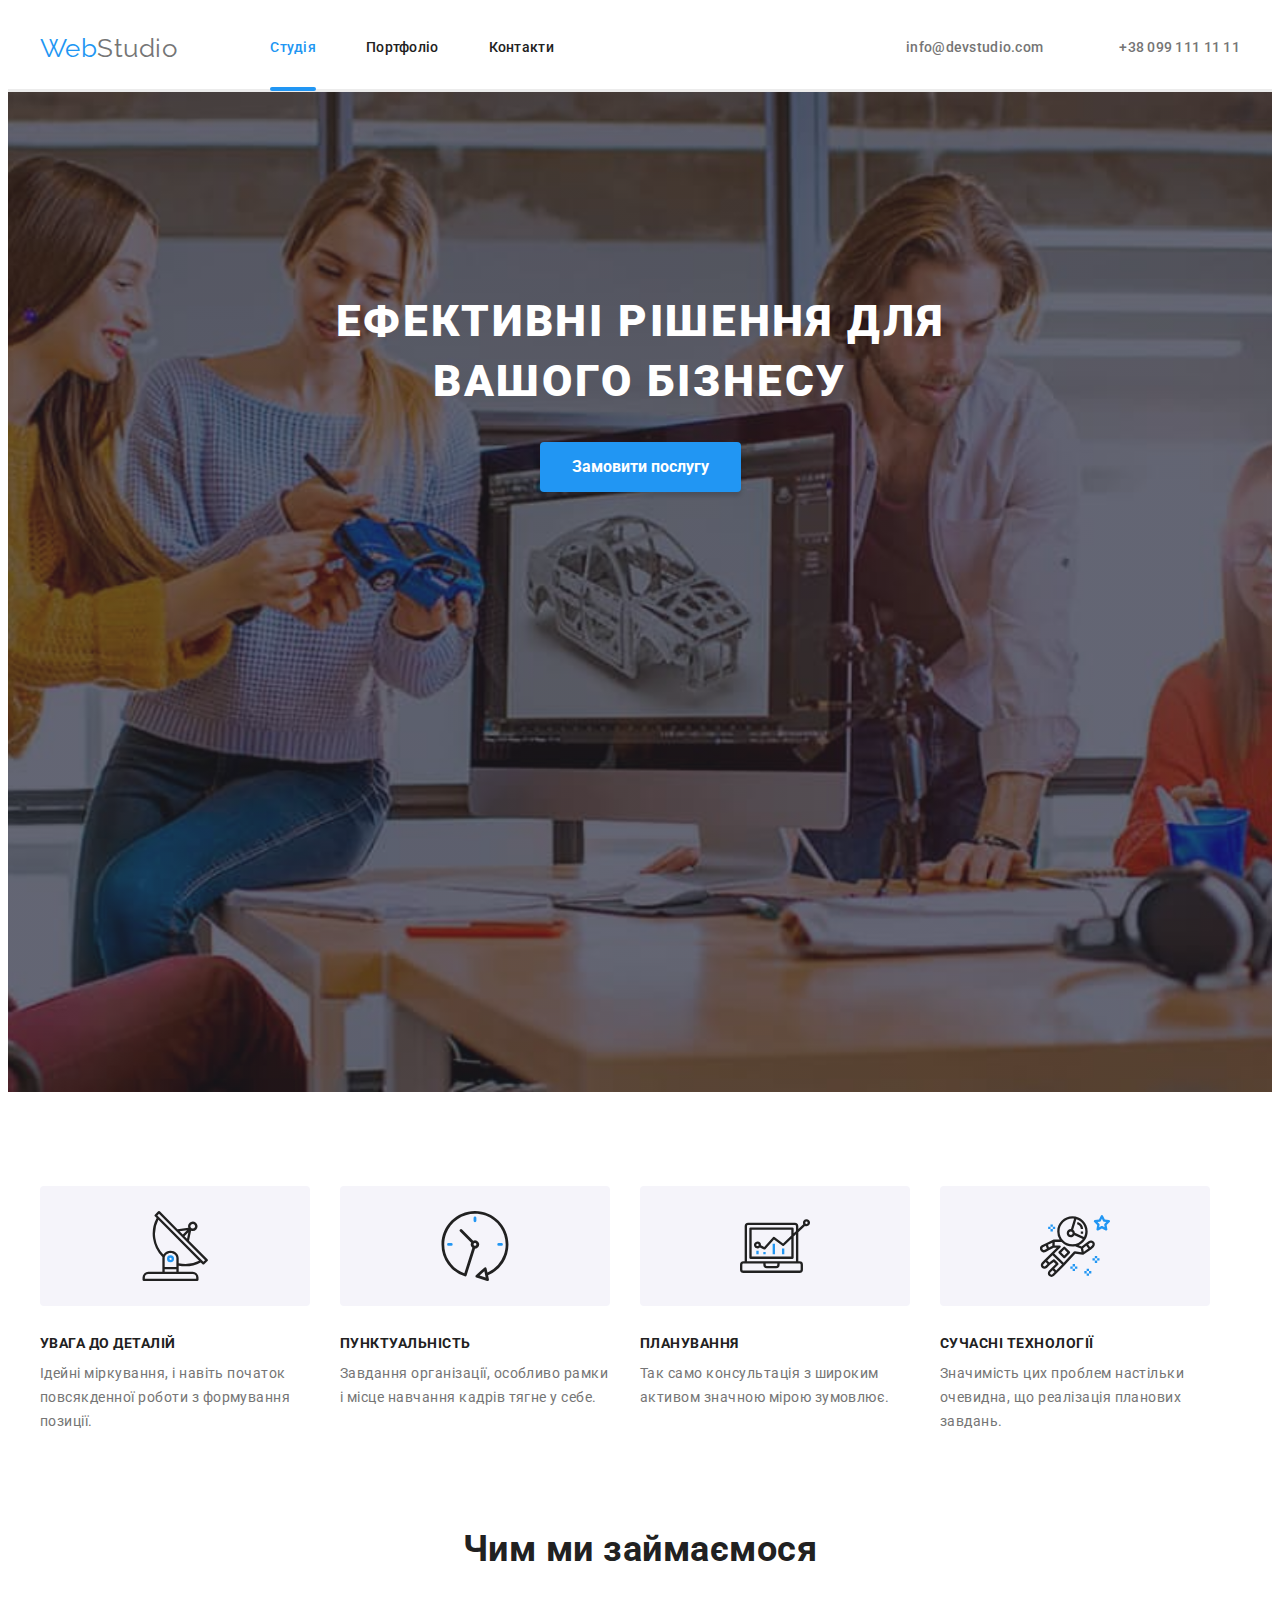
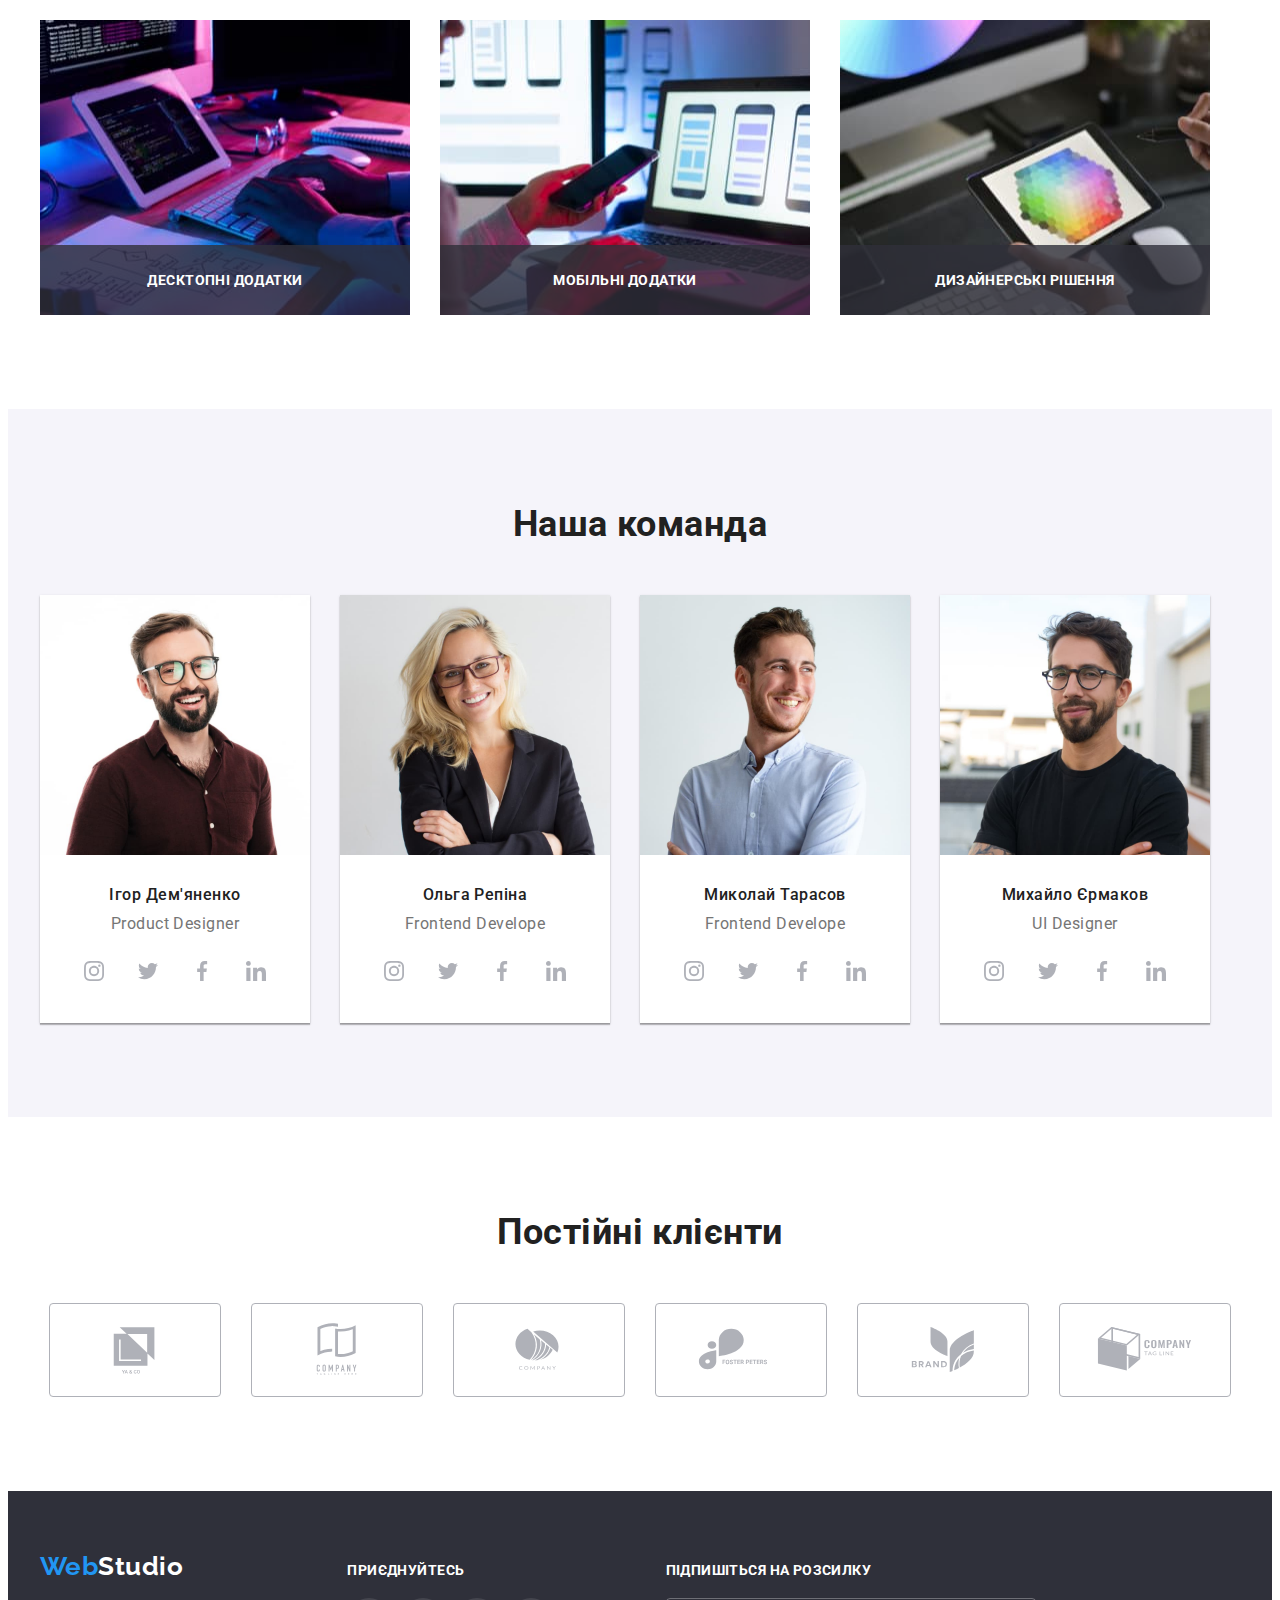
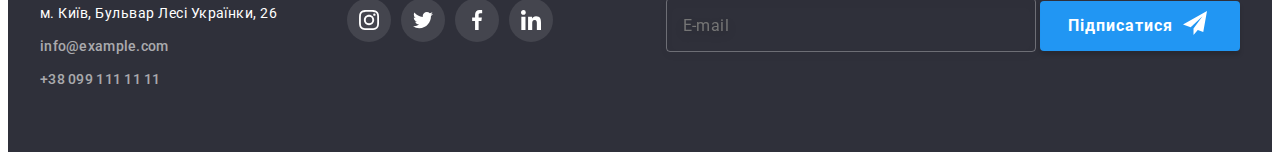
<file: index.html>
<!DOCTYPE html>
<html lang="uk">
  <head>
    <meta charset="UTF-8" />
    <meta http-equiv="X-UA-Compatible" content="IE=edge" />
    <meta name="viewport" content="width=device-width, initial-scale=1.0" />
    <title>Веб Студія</title>
    <link rel="preconnect" href="https://fonts.googleapis.com" />
    <link rel="preconnect" href="https://fonts.gstatic.com" crossorigin />
    <link
      href="https://fonts.googleapis.com/css2?family=Montserrat:ital@0;1&family=Raleway:wght@700&family=Roboto:wght@400;500;700;900&display=swap"
      rel="stylesheet"
    />
    <link
      rel="stylesheet"
      href="https://cdnjs.cloudflare.com/ajax/libs/modern-normalize/1.1.0/modern-normalize.min.css"
      integrity="sha512-wpPYUAdjBVSE4KJnH1VR1HeZfpl1ub8YT/NKx4PuQ5NmX2tKuGu6U/JRp5y+Y8XG2tV+wKQpNHVUX03MfMFn9Q=="
      crossorigin="anonymous"
      referrerpolicy="no-referrer"
    />
    <link rel="stylesheet" href="./css/styles.css" />
  </head>

  <body>
    <!--Header section-->
    <header class="header">
      <div class="container header-container">
        <a class="logo" href="" lang="en"><span class="logo-word">Web</span>Studio</a>
        <nav class="header-nav">
          <ul class="site-nav list">
            <li class="header-item">
              <a class="link current" href="./index.html">Студія</a>
            </li>
            <li class="header-item">
              <a class="link" href="./portfolio.html">Портфоліо</a>
            </li>
            <li class="header-item">
              <a class="link" href="#contacts">Контакти</a>
            </li>
          </ul>
        </nav>

        <ul class="contacts list header-container">
          <li class="header-mail">
            <a
              class="contacts-link link"
              href="mailto:info@devstudio.com"
              target="_blank"
              rel="noopener noreferrer"
            >
              <svg class="mail-icon" width="16" height="12">
                <use href="./images/icons.svg#icon-mail"></use>
              </svg>
              info@devstudio.com</a
            >
          </li>
          <li class="header-phone">
            <a
              class="contacts-link link"
              href="phone:+380991111111"
              target="_blank"
              rel="noopener noreferrer"
              ><svg class="pfone-icon" width="16" height="12">
                <use href="./images/icons.svg#icon-smartphone"></use>
              </svg>
              +38 099 111 11 11</a
            >
          </li>
        </ul>
      </div>
    </header>
    <!--Main section-->
    <main>
      <!--Hero section-->
      <section class="hero">
        <div class="hero-container">
          <h1 class="hero-title">ефективні рішення для вашого бізнесу</h1>
          <button class="hero-button" type="button" data-modal-open>Замовити послугу</button>
        </div>
      </section>

      <!--Features section-->
      <section class="features" id="studio">
        <div class="container featere-contr">
          <h2 class="visually-hidden">Студія</h2>

          <ul class="features-list list">
            <li class="features-item item-antenna">
              <div class="icon-image">
                <svg class="features-icon" width="70" height="70">
                  <use href="./images/icons.svg#icon-antena"></use>
                </svg>
              </div>
              <h3 class="features-title">Увага до деталій</h3>
              <p class="features-discription">
                Ідейні міркування, і навіть початок повсякденної роботи з формування позиції.
              </p>
            </li>

            <li class="features-item item-watch">
              <div class="icon-image">
                <svg class="features-icon" width="70" height="70">
                  <use href="./images/icons.svg#icon-clock"></use>
                </svg>
              </div>
              <h3 class="features-title">Пунктуальність</h3>
              <p class="features-discription">
                Завдання організації, особливо рамки і місце навчання кадрів тягне у себе.
              </p>
            </li>

            <li class="features-item item-schedule">
              <div class="icon-image">
                <svg class="features-icon" width="70" height="70">
                  <use href="./images/icons.svg#icon-diagram"></use>
                </svg>
              </div>
              <h3 class="features-title">Планування</h3>
              <p class="features-discription">
                Так само консультація з широким активом значною мірою зумовлює.
              </p>
            </li>

            <li class="features-item item-astronaut">
              <div class="icon-image">
                <svg class="features-icon" width="70" height="70">
                  <use href="./images/icons.svg#icon-astronaut"></use>
                </svg>
              </div>
              <h3 class="features-title">Сучасні технології</h3>
              <p class="features-discription">
                Значимість цих проблем настільки очевидна, що реалізація планових завдань.
              </p>
            </li>
          </ul>
        </div>
      </section>

      <!--About section-->
      <!--no-padding-->
      <section class="section about" id="portfolio">
        <div class="container">
          <h2 class="section-title centered">Чим ми займаємося</h2>
          <ul class="about-list list">
            <li class="about-item">
              <img src="./images/about/img1.jpg" alt="Разработка" width="370" height="295" />
              <p class="about-name">Десктопні додатки</p>
            </li>
            <li class="about-item">
              <img
                src="./images/about/img2.jpg"
                alt="Приложения в телефоне"
                width="370"
                height="295"
              />
              <p class="about-name">Мобільні додатки</p>
            </li>
            <li class="about-item">
              <img src="./images/about/img3.jpg" alt="Планшет" width="370" height="295" />
              <p class="about-name">Дизайнерські рішення</p>
            </li>
          </ul>
        </div>
      </section>

      <!--Team section-->
      <section class="team-section section">
        <div class="container">
          <h2 class="section-title">Наша команда</h2>
          <ul class="team-list list">
            <li class="teaam-item">
              <img
                src="./images/team/card1.jpg"
                alt="Игорь"
                class="team-img"
                width="270"
                height="260"
              />
              <div class="description">
                <h3 class="subtitle">Ігор Дем'яненко</h3>
                <p class="team-position" lang="en">Product Designer</p>

                <ul class="socials link">
                  <li class="sotial-item">
                    <a
                      class="socials-link"
                      href=""
                      target="_blank"
                      rel="noopener noreferrer"
                      aria-label="instagram"
                    >
                      <svg class="sociai-icon" width="20" height="20">
                        <use href="./images/icons.svg#icon-instagram"></use>
                      </svg>
                    </a>
                  </li>

                  <li class="sotial-item">
                    <a
                      class="socials-link"
                      href=""
                      target="_blank"
                      rel="noopener noreferrer"
                      aria-label="twitter"
                    >
                      <svg class="sociai-icon" width="20" height="20">
                        <use href="./images/icons.svg#icon-twitter"></use>
                      </svg>
                    </a>
                  </li>

                  <li class="sotial-item">
                    <a
                      class="socials-link"
                      href=""
                      target="_blank"
                      rel="noopener noreferrer"
                      aria-label="facebook"
                    >
                      <svg class="sociai-icon" width="20" height="20">
                        <use href="./images/icons.svg#icon-facebook"></use>
                      </svg>
                    </a>
                  </li>

                  <li class="sotial-item">
                    <a
                      class="socials-link"
                      href=""
                      target="_blank"
                      rel="noopener noreferrer"
                      aria-label="linkedin"
                    >
                      <svg class="sociai-icon" width="20" height="20">
                        <use href="./images/icons.svg#icon-linkedin"></use>
                      </svg>
                    </a>
                  </li>
                </ul>
              </div>
            </li>
            <li class="teaam-item">
              <img
                class="team-img"
                src="./images/team/card2.jpg"
                alt="Ольга"
                width="270"
                height="260"
              />
              <div class="description">
                <h3 class="subtitle">Ольга Репіна</h3>
                <p class="team-position" lang="en">Frontend Develope</p>
                <ul class="socials link">
                  <li class="sotial-item">
                    <a
                      class="socials-link"
                      href=""
                      target="_blank"
                      rel="noopener noreferrer"
                      aria-label="instagram"
                    >
                      <svg class="sociai-icon" width="20" height="20">
                        <use href="./images/icons.svg#icon-instagram"></use>
                      </svg>
                    </a>
                  </li>

                  <li class="sotial-item">
                    <a
                      class="socials-link"
                      href=""
                      target="_blank"
                      rel="noopener noreferrer"
                      aria-label="twitter"
                    >
                      <svg class="sociai-icon" width="20" height="20">
                        <use href="./images/icons.svg#icon-twitter"></use>
                      </svg>
                    </a>
                  </li>

                  <li class="sotial-item">
                    <a
                      class="socials-link"
                      href=""
                      target="_blank"
                      rel="noopener noreferrer"
                      aria-label="facebook"
                    >
                      <svg class="sociai-icon" width="20" height="20">
                        <use href="./images/icons.svg#icon-facebook"></use>
                      </svg>
                    </a>
                  </li>

                  <li class="sotial-item">
                    <a
                      class="socials-link"
                      href=""
                      target="_blank"
                      rel="noopener noreferrer"
                      aria-label="linkedin"
                    >
                      <svg class="sociai-icon" width="20" height="20">
                        <use href="./images/icons.svg#icon-linkedin"></use>
                      </svg>
                    </a>
                  </li>
                </ul>
              </div>
            </li>
            <li class="teaam-item">
              <img
                class="team-img"
                src="./images/team/card3.jpg"
                alt="Николай"
                width="270"
                height="260"
              />
              <div class="description">
                <h3 class="subtitle">Миколай Тарасов</h3>
                <p class="team-position" lang="en">Frontend Develope</p>
                <ul class="socials link">
                  <li class="sotial-item">
                    <a
                      class="socials-link"
                      href=""
                      target="_blank"
                      rel="noopener noreferrer"
                      aria-label="instagram"
                    >
                      <svg class="sociai-icon" width="20" height="20">
                        <use href="./images/icons.svg#icon-instagram"></use>
                      </svg>
                    </a>
                  </li>

                  <li class="sotial-item">
                    <a
                      class="socials-link"
                      href=""
                      target="_blank"
                      rel="noopener noreferrer"
                      aria-label="twitter"
                    >
                      <svg class="sociai-icon" width="20" height="20">
                        <use href="./images/icons.svg#icon-twitter"></use>
                      </svg>
                    </a>
                  </li>

                  <li class="sotial-item">
                    <a
                      class="socials-link"
                      href=""
                      target="_blank"
                      rel="noopener noreferrer"
                      aria-label="facebook"
                    >
                      <svg class="sociai-icon" width="20" height="20">
                        <use href="./images/icons.svg#icon-facebook"></use>
                      </svg>
                    </a>
                  </li>

                  <li class="sotial-item">
                    <a
                      class="socials-link"
                      href=""
                      target="_blank"
                      rel="noopener noreferrer"
                      aria-label="linkedin"
                    >
                      <svg class="sociai-icon" width="20" height="20">
                        <use href="./images/icons.svg#icon-linkedin"></use>
                      </svg>
                    </a>
                  </li>
                </ul>
              </div>
            </li>
            <li class="teaam-item">
              <img
                class="team-img"
                src="./images/team/card4.jpg"
                alt="Михаил"
                width="270"
                height="260"
              />
              <div class="description">
                <h3 class="subtitle">Михайло Єрмаков</h3>
                <p class="team-position" lang="en">UI Designer</p>
                <ul class="socials link">
                  <li class="sotial-item">
                    <a
                      class="socials-link"
                      href=""
                      target="_blank"
                      rel="noopener noreferrer"
                      aria-label="instagram"
                    >
                      <svg class="sociai-icon" width="20" height="20">
                        <use href="./images/icons.svg#icon-instagram"></use>
                      </svg>
                    </a>
                  </li>

                  <li class="sotial-item">
                    <a
                      class="socials-link"
                      href=""
                      target="_blank"
                      rel="noopener noreferrer"
                      aria-label="twitter"
                    >
                      <svg class="sociai-icon" width="20" height="20">
                        <use href="./images/icons.svg#icon-twitter"></use>
                      </svg>
                    </a>
                  </li>

                  <li class="sotial-item">
                    <a
                      class="socials-link"
                      href=""
                      target="_blank"
                      rel="noopener noreferrer"
                      aria-label="facebook"
                    >
                      <svg class="sociai-icon" width="20" height="20">
                        <use href="./images/icons.svg#icon-facebook"></use>
                      </svg>
                    </a>
                  </li>

                  <li class="sotial-item">
                    <a
                      class="socials-link"
                      href=""
                      target="_blank"
                      rel="noopener noreferrer"
                      aria-label="linkedin"
                    >
                      <svg class="sociai-icon" width="20" height="20">
                        <use href="./images/icons.svg#icon-linkedin"></use>
                      </svg>
                    </a>
                  </li>
                </ul>
              </div>
            </li>
          </ul>
        </div>
      </section>

      <!--Clients-->
      <section class="clients-section section">
        <div class="container">
          <h2 class="section-title">Постійні клієнти</h2>
          <ul class="clients link">
            <li class="clients-item">
              <a
                class="clients-link"
                href=""
                target="_blank"
                rel="noopener noreferrer"
                aria-label="Ya&Co"
              >
                <svg class="clients-icon" width="106" height="60">
                  <use href="./images/icons.svg#icon-logo-1"></use>
                </svg>
              </a>
            </li>
            <li class="clients-item">
              <a
                class="clients-link"
                href=""
                target="_blank"
                rel="noopener noreferrer"
                aria-label="Company"
              >
                <svg class="clients-icon" width="106" height="60">
                  <use href="./images/icons.svg#icon-logo-2"></use>
                </svg>
              </a>
            </li>
            <li class="clients-item">
              <a
                class="clients-link"
                href=""
                target="_blank"
                rel="noopener noreferrer"
                aria-label="Company"
              >
                <svg class="clients-icon" width="106" height="60">
                  <use href="./images/icons.svg#icon-logo-3"></use>
                </svg>
              </a>
            </li>
            <li class="clients-item">
              <a
                class="clients-link"
                href=""
                target="_blank"
                rel="noopener noreferrer"
                aria-label="PosterPeters"
              >
                <svg class="clients-icon" width="106" height="60">
                  <use href="./images/icons.svg#icon-logo-4"></use>
                </svg>
              </a>
            </li>
            <li class="clients-item">
              <a
                class="clients-link"
                href=""
                target="_blank"
                rel="noopener noreferrer"
                aria-label="Brand"
              >
                <svg class="clients-icon" width="106" height="60">
                  <use href="./images/icons.svg#icon-logo-5"></use>
                </svg>
              </a>
            </li>
            <li class="clients-item">
              <a
                class="clients-link"
                href=""
                target="_blank"
                rel="noopener noreferrer"
                aria-label="TagLine"
              >
                <svg class="clients-icon" width="106" height="60">
                  <use href="./images/icons.svg#icon-logo-6"></use>
                </svg>
              </a>
            </li>
          </ul>
        </div>
      </section>
    </main>

    <!--Footer sectoin-->
    <footer class="footer" id="contacts">
      <div class="container container-footer">
        <div>
          <a class="footer-logo" href="" lang="en"><span class="footer-word">Web</span>Studio</a>
          <address class="contacts-adressa">
            <ul class="fcontacts-list list">
              <li class="contacts-item">
                <a
                  class="contacts-adress"
                  href="https://goo.gl/maps/fYD2F2hj4Bph8xJn6"
                  target="_blank"
                  rel="noopener"
                  >м. Київ, Бульвар Лесі Українки, 26</a
                >
              </li>
              <li class="contacts-item">
                <a class="contacts-link" href="mailto:info@example.com">info@example.com</a>
              </li>
              <li class="contacts-item">
                <a class="contacts-link" href="phone:+380991111111">+38 099 111 11 11</a>
              </li>
            </ul>
          </address>
        </div>
        <div class="footer-social">
          <h3 class="footer-title">Приєднуйтесь</h3>
          <ul class="socials link">
            <li class="sotial-item">
              <a
                class="socials-link footer-socials"
                href=""
                target="_blank"
                rel="noopener noreferrer"
                aria-label="instagram"
              >
                <svg class="sociai-icon footer-icon" width="20" height="20">
                  <use href="./images/icons.svg#icon-instagram"></use>
                </svg>
              </a>
            </li>
            <li class="sotial-item">
              <a
                class="socials-link footer-socials"
                href=""
                target="_blank"
                rel="noopener noreferrer"
                aria-label="twitter"
              >
                <svg class="sociai-icon footer-icon" width="20" height="20">
                  <use href="./images/icons.svg#icon-twitter"></use>
                </svg>
              </a>
            </li>
            <li class="sotial-item">
              <a
                class="socials-link footer-socials"
                href=""
                target="_blank"
                rel="noopener noreferrer"
                aria-label="facebook"
              >
                <svg class="sociai-icon footer-icon" width="20" height="20">
                  <use href="./images/icons.svg#icon-facebook"></use>
                </svg>
              </a>
            </li>
            <li class="sotial-item">
              <a
                class="socials-link footer-socials"
                href=""
                target="_blank"
                rel="noopener noreferrer"
                aria-label="linkedin"
              >
                <svg class="sociai-icon footer-icon" width="20" height="20">
                  <use href="./images/icons.svg#icon-linkedin"></use>
                </svg>
              </a>
            </li>
          </ul>
        </div>

        <div class="footer-signup">
          <form class="footer-form" name="signup_form">
            <label>
              <h2 class="footer-title">Підпишіться на розсилку</h2>
              <input class="footer-input" type="email" name="email" placeholder="E-mail" />
            </label>
            <button class="footer-btn" type="submit">Підписатися
              <svg class="btn" width="24" height="24">
                <use href="./images/icons.svg#icon-icon-send"></use>
              </svg>
            </button>
          </form>
        </div>
      </div>
    </footer>

    <!--Modal window-->
    
    <div class="backdrop is-hidden" data-modal>
      <div class="modal">
        <button class="modal-btn" data-modal-close>
          <svg class="modal-btn-icon" width="11" height="11">
            <use href="./images/icons.svg#icon-close"></use>
          </svg>
        </button>

        <form class="form" name="modal-form">
          <strong class="form-title">Залиште свої дані, ми вам передзвонимо</strong>
          
          <div class="form-group"> 
          <label class="form-wrap"> 
            <span class="form-label">Ім'я </span> 
            <span class="form-text"> 
            <input class="form-input" type="text" name="username" autofocus />
            <svg class="form-icon" width="18" height="18">
            <use href="./images/icons.svg#icon-man"></use>
            </svg>
          </span>
          </label>

          <label class="form-wrap">
            <span class="form-label"> Телефон</span>
            <span class="form-text">
            <input class="form-input" type="tel" name="user-phone" />
            
            <svg class="form-icon" width="18" height="18">
              <use href="./images/icons.svg#icon-tel"></use>
            </svg>
            </span>
          </label>

          <label class="form-wrap">
            <span class="form-label">Пошта</span>
            <span class="form-text">
            <input class="form-input" type="email" name="email" />
            
            <svg class="form-icon" width="18" height="18">
              <use href="./images/icons.svg#icon-mailblack"></use>
            </svg>
            </span>
          </label>
          
          <label class="form-wrap">
            <span class="form-label">Коментар</span>
            <textarea class="form-message" name="feedback" rows="5" placeholder="Введіть текст"></textarea>
            </label>
          </div>

          <label class="form-agryment">
            <input class="register-checkbox visually-hidden" type="checkbox" name="agryment"/>
            <svg class="register-icon" width="16" height="15">
              <use class="icon-uncheck" href="./images/icons.svg#icon-checksquer"></use>
              <use class="icon-check" href="./images/icons.svg#icon-iconcheck"></use>
               </svg>
            <span class="form-agryment-text">Погоджуюся з розсилкою та приймаю
              <a class="form-agryment-link" href="">Умови договору</a>
            </span>
          </label>
          
          <button class="btn-subm" type="submit">Відправити
            </button>
        </form>
      </div>
    </div>

    <script src="./js/modal.js"></script>
  </body>
</html>
</file>
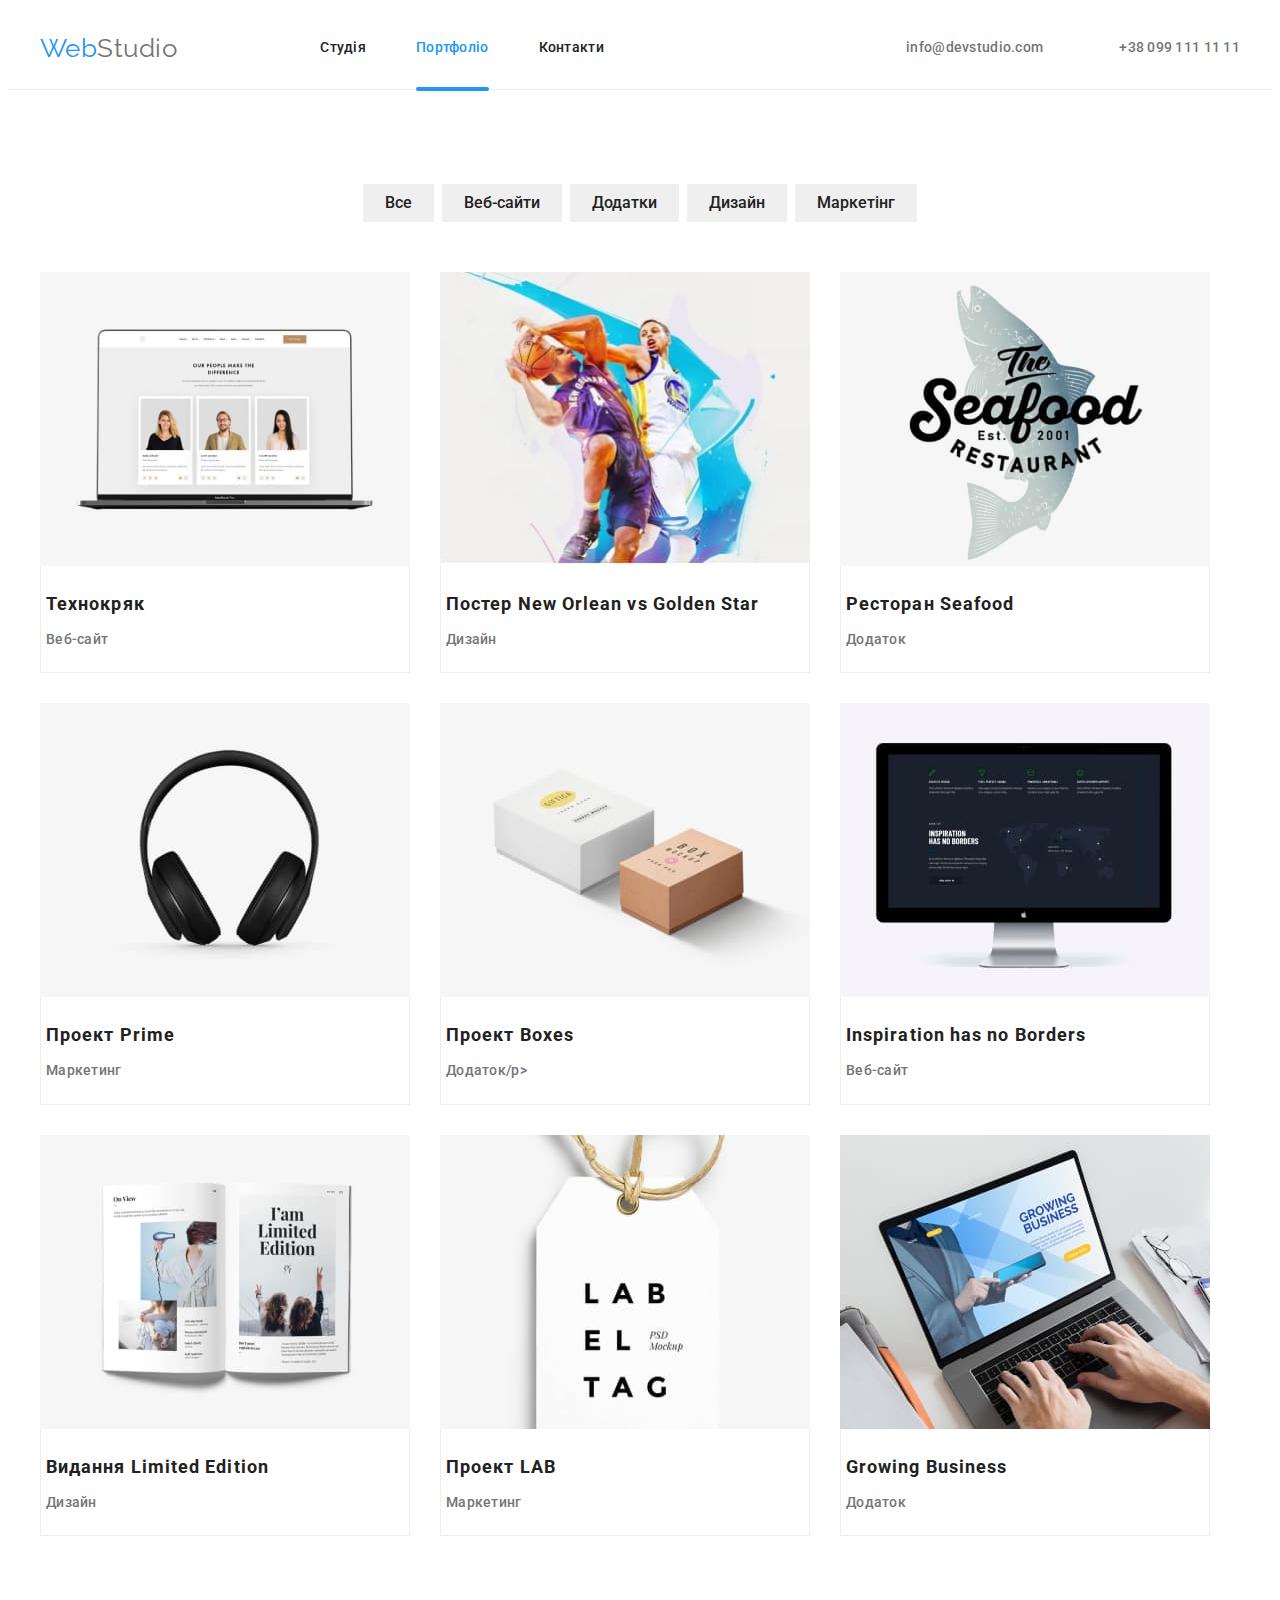
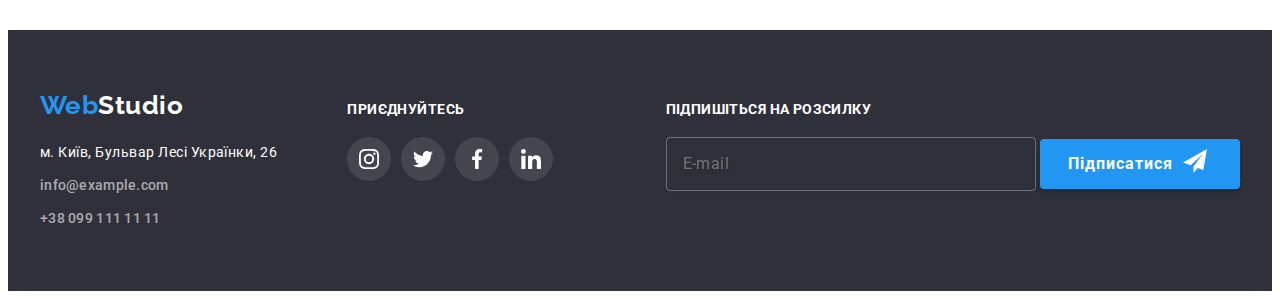
<file: portfolio.html>
<!DOCTYPE html>
<html lang="uk">

<head>
  <meta charset="UTF-8" />
  <meta http-equiv="X-UA-Compatible" content="IE=edge" />
  <meta name="viewport" content="width=device-width, initial-scale=1.0" />
  <title>Веб Студия</title>
  <link rel="preconnect" href="https://fonts.googleapis.com" />
  <link rel="preconnect" href="https://fonts.gstatic.com" crossorigin />
  <link
    href="https://fonts.googleapis.com/css2?family=Montserrat:ital@0;1&family=Raleway:wght@700&family=Roboto:wght@400;500;700;900&display=swap"
    rel="stylesheet" />
  <link rel="stylesheet" href="https://cdnjs.cloudflare.com/ajax/libs/modern-normalize/1.1.0/modern-normalize.min.css"
    integrity="sha512-wpPYUAdjBVSE4KJnH1VR1HeZfpl1ub8YT/NKx4PuQ5NmX2tKuGu6U/JRp5y+Y8XG2tV+wKQpNHVUX03MfMFn9Q=="
    crossorigin="anonymous" referrerpolicy="no-referrer" />
  <link rel="stylesheet" href="./css/styles.css" />
</head>

<body>
  <!--Header section-->
  <header class="header-port">
    <div class="container header-section">
      <a class="logo" href="" lang="en"><span class="logo-word">Web</span>Studio</a>
      <nav class="navigation header-nav">
        <ul class="site-nav list">
          <li class="header-item">
            <a class="link" href="./index.html">Студія</a>
          </li>
          <li class="header-item">
            <a class="link current" href="./portfolio.html">Портфоліо</a>
          </li>
          <li class="header-item">
            <a class="link" href="#contacts">Контакти</a>
          </li>
        </ul>
      </nav>

      <ul class="contacts list header-container">
        <li class="header-mail">
          <a class="contacts-link link" href="mailto:info@devstudio.com" target="_blank" rel="noopener noreferrer">
            <svg class="mail-icon" width="16" height="12">
              <use href="./images/icons.svg#icon-mail"></use>
            </svg>info@devstudio.com</a>
        </li>
        <li class="header-phone">
          <a class="contacts-link link" href="phone:+380991111111" target="_blank" rel="noopener noreferrer">
            <svg class="pfone-icon" width="16" height="12">
              <use href="./images/icons.svg#icon-smartphone"></use>
            </svg>
            +38 099 111 11 11</a>
        </li>
      </ul>
    </div>
  </header>
  <!--Main section-->
  <main>
    <!--Filter section-->
    <section class="portfolio">
      <div class="container">
        <h1 class="visually-hidden">Навігація</h1>
        <ul class="filter-nav">
          <li class="filter-item">
            <button class="button portfolio-btn" type="button">Все</button>
          </li>
          <li class="filter-item">
            <button class="button portfolio-btn" type="button">Веб-сайти</button>
          </li>
          <li class="filter-item">
            <button class="button portfolio-btn" type="button">Додатки</button>
          </li>
          <li class="filter-item">
            <button class="button portfolio-btn" type="button">Дизайн</button>
          </li>
          <li class="filter-item">
            <button class="button portfolio-btn" type="button">Маркетінг</button>
          </li>
        </ul>

        <!--Portfolio-->

        <h1 class="visually-hidden">Портфоліо</h1>
        <ul class="card-set portfolio-list list">
          <li class="card-set-item portfolio-item">
            <a class="link" href="">
              <div class="discription">
                <img src="./images/portfolio/img1.jpg" alt="технокряк" width="370" height="294" />
                <div class="overlay">
                  <p>
                    Ресурс пропонує комплексні пропозиції з різним рівнем функціоналу та сервісів. Все це дозволить відвідувачу отримати вичерпні відомості про компанію чи приватну особу.
                  </p>
                </div>
              </div>

              <div class="portfolio-wrapper">
                <h2 class="title">Технокряк</h2>
                <p class="text">Веб-сайт</p>
              </div>
            </a>
          </li>
          <li class="card-set-item portfolio-item">
            <a class="link" href="">
              <div class="discription">
                <img src="./images/portfolio/group1.jpg" alt="постер баскетбол" class="portfolio-img" width="370"
                  height="294" />
                <div class="overlay">
                  <p>
                    Ресурс пропонує комплексні пропозиції з різним рівнем функціоналу та сервісів. Все це дозволить відвідувачу отримати вичерпні відомості про компанію чи приватну особу.
                  </p>
                </div>
              </div>
              <div class="portfolio-wrapper">
                <h2 class="title">Постер <span lang="en">New Orlean vs Golden Star</span></h2>
                <p class="text">Дизайн</p>
              </div>
            </a>
          </li>

          <li class="card-set-item portfolio-item">
            <a class="link" href="">
              <div class="discription">
                <img src="./images/portfolio/imgrest.jpg" alt="ресторан" class="portfolio-img" width="370"
                  height="294" />
                <div class="overlay">
                  <p>
                    Ресурс пропонує комплексні пропозиції з різним рівнем функціоналу та сервісів. Все це дозволить відвідувачу отримати вичерпні відомості про компанію чи приватну особу.
                  </p>
                </div>
              </div>

              <div class="portfolio-wrapper">
                <h2 class="title">Ресторан Seafood</h2>
                <p class="text">Додаток</p>
              </div>
            </a>
          </li>

          <li class="card-set-item portfolio-item">
            <a class="link" href="">
              <div class="discription">
                <img src="./images/portfolio/imgearfhone.jpg" alt="наушники" class="portfolio-img" width="370"
                  height="294" />
                <div class="overlay">
                  <p>
                    Ресурс пропонує комплексні пропозиції з різним рівнем функціоналу та сервісів. Все це дозволить відвідувачу отримати вичерпні відомості про компанію чи приватну особу.
                  </p>
                </div>
              </div>
              <div class="portfolio-wrapper">
                <h2 class="title">Проект <span lang="en">Prime</span></h2>
                <p class="text">Маркетинг</p>
              </div>
            </a>
          </li>
          <li class="card-set-item portfolio-item">
            <a class="link" href="">
              <div class="discription">
                <img src="./images/portfolio/imgbox.jpg" alt="коробки" class="portfolio-img" width="370" height="294" />
                <div class="overlay">
                  <p>
                    Ресурс пропонує комплексні пропозиції з різним рівнем функціоналу та сервісів. Все це дозволить відвідувачу отримати вичерпні відомості про компанію чи приватну особу.
                  </p>
                </div>
              </div>
              <div class="portfolio-wrapper">
                <h2 class="title">Проект <span lang="en">Boxes</span></h2>
                <p class="text">Додаток/p>
              </div>
            </a>
          </li>
          <li class="card-set-item portfolio-item">
            <a class="link" href="">
              <div class="discription">
                <img src="./images/portfolio/imgmonitor.jpg" alt="монитор" class="portfolio-img" width="370"
                  height="294" />
                <div class="overlay">
                  <p>
                    Ресурс пропонує комплексні пропозиції з різним рівнем функціоналу та сервісів. Все це дозволить відвідувачу отримати вичерпні відомості про компанію чи приватну особу.
                  </p>
                </div>
              </div>
              <div class="portfolio-wrapper">
                <h2 class="title" lang="en">Inspiration has no Borders</h2>
                <p class="text">Веб-сайт</p>
              </div>
            </a>
          </li>
          <li class="card-set-item portfolio-item">
            <a class="link" href="">
              <div class="discription">
                <img src="./images/portfolio/imgbook.jpg" alt="книга" class="portfolio-img" width="370" height="294" />
                <div class="overlay">
                  <p>
                    Ресурс пропонує комплексні пропозиції з різним рівнем функціоналу та сервісів. Все це дозволить відвідувачу отримати вичерпні відомості про компанію чи приватну особу.
                  </p>
                </div>
              </div>
              <div class="portfolio-wrapper">
                <h2 class="title">Видання <span lang="en">Limited Edition</span></h2>
                <p class="text">Дизайн</p>
              </div>
            </a>
          </li>
          <li class="card-set-item portfolio-item">
            <a class="link" href="">
              <div class="discription">
                <img src="./images/portfolio/imglab.jpg" alt="бирка" class="portfolio-img" width="370" height="294" />
                <div class="overlay">
                  <p>
                    Ресурс пропонує комплексні пропозиції з різним рівнем функціоналу та сервісів. Все це дозволить відвідувачу отримати вичерпні відомості про компанію чи приватну особу.
                  </p>
                </div>
              </div>
              <div class="portfolio-wrapper">
                <h2 class="title">Проект <span lang="en">LAB</span></h2>
                <p class="text">Маркетинг</p>
              </div>
            </a>
          </li>
          <li class="card-set-item portfolio-item">
            <a class="link" href="">
              <div class="discription">
                <img src="./images/portfolio/imglaptop.jpg" alt="ноутбук" class="portfolio-img" width="370"
                  height="294" />
                <div class="overlay">
                  <p>
                    Ресурс пропонує комплексні пропозиції з різним рівнем функціоналу та сервісів. Все це дозволить відвідувачу отримати вичерпні відомості про компанію чи приватну особу.
                  </p>
                </div>
              </div>
              <div class="portfolio-wrapper">
                <h2 class="title" lang="en">Growing Business</h2>
                <p class="text">Додаток</p>
              </div>
            </a>
          </li>
        </ul>
      </div>
    </section>
  </main>

  <!--Footer sectoin-->
  <footer class="footer" id="contacts">
    <div class="container container-footer">
      <div>
        <a class="footer-logo" href="" lang="en"><span class="footer-word">Web</span>Studio</a>
        <address class="contacts-adressa">
          <ul class="fcontacts-list list">
            <li class="contacts-item">
              <a class="contacts-adress" href="https://goo.gl/maps/fYD2F2hj4Bph8xJn6" target="_blank" rel="noopener">
                м. Київ, Бульвар Лесі Українки, 26</a>
            </li>
            <li class="contacts-item">
              <a class="contacts-link" href="mailto:info@example.com">info@example.com</a>
            </li>
            <li class="contacts-item">
              <a class="contacts-link" href="phone:+380991111111">+38 099 111 11 11</a>
            </li>
          </ul>
        </address>
      </div>
      <div>
        <h3 class="footer-title">Приєднуйтесь</h3>
        <ul class="socials link">
          <li class="sotial-item">
            <a class="socials-link footer-socials" href="" target="_blank" rel="noopener noreferrer"
              aria-label="instagram">
              <svg class="sociai-icon footer-icon" width="20" height="20">
                <use href="./images/icons.svg#icon-instagram"></use>
              </svg>
            </a>
          </li>
          <li class="sotial-item">
            <a class="socials-link footer-socials" href="" target="_blank" rel="noopener noreferrer"
              aria-label="twitter">
              <svg class="sociai-icon footer-icon" width="20" height="20">
                <use href="./images/icons.svg#icon-twitter"></use>
              </svg>
            </a>
          </li>
          <li class="sotial-item">
            <a class="socials-link footer-socials" href="" target="_blank" rel="noopener noreferrer"
              aria-label="facebook">
              <svg class="sociai-icon footer-icon" width="20" height="20">
                <use href="./images/icons.svg#icon-facebook"></use>
              </svg>
            </a>
          </li>
          <li class="sotial-item">
            <a class="socials-link footer-socials" href="" target="_blank" rel="noopener noreferrer"
              aria-label="linkedin">
              <svg class="sociai-icon footer-icon" width="20" height="20">
                <use href="./images/icons.svg#icon-linkedin"></use>
              </svg>
            </a>
          </li>
        </ul>
      </div>
      <div class="footer-signup">
        <form class="footer-form" name="signup_form">
          <label>
            <h2 class="footer-title">Підпишіться на розсилку</h2>
            <input class="footer-input" type="email" name="email" placeholder="E-mail" />
          </label>
          <button class="footer-btn" type="submit">Підписатися
            <svg class="btn" width="24" height="24">
              <use href="./images/icons.svg#icon-icon-send"></use>
            </svg>
          </button>
        </form>
      </div>
    </div>
  </footer>
</body>

</html>
</file>
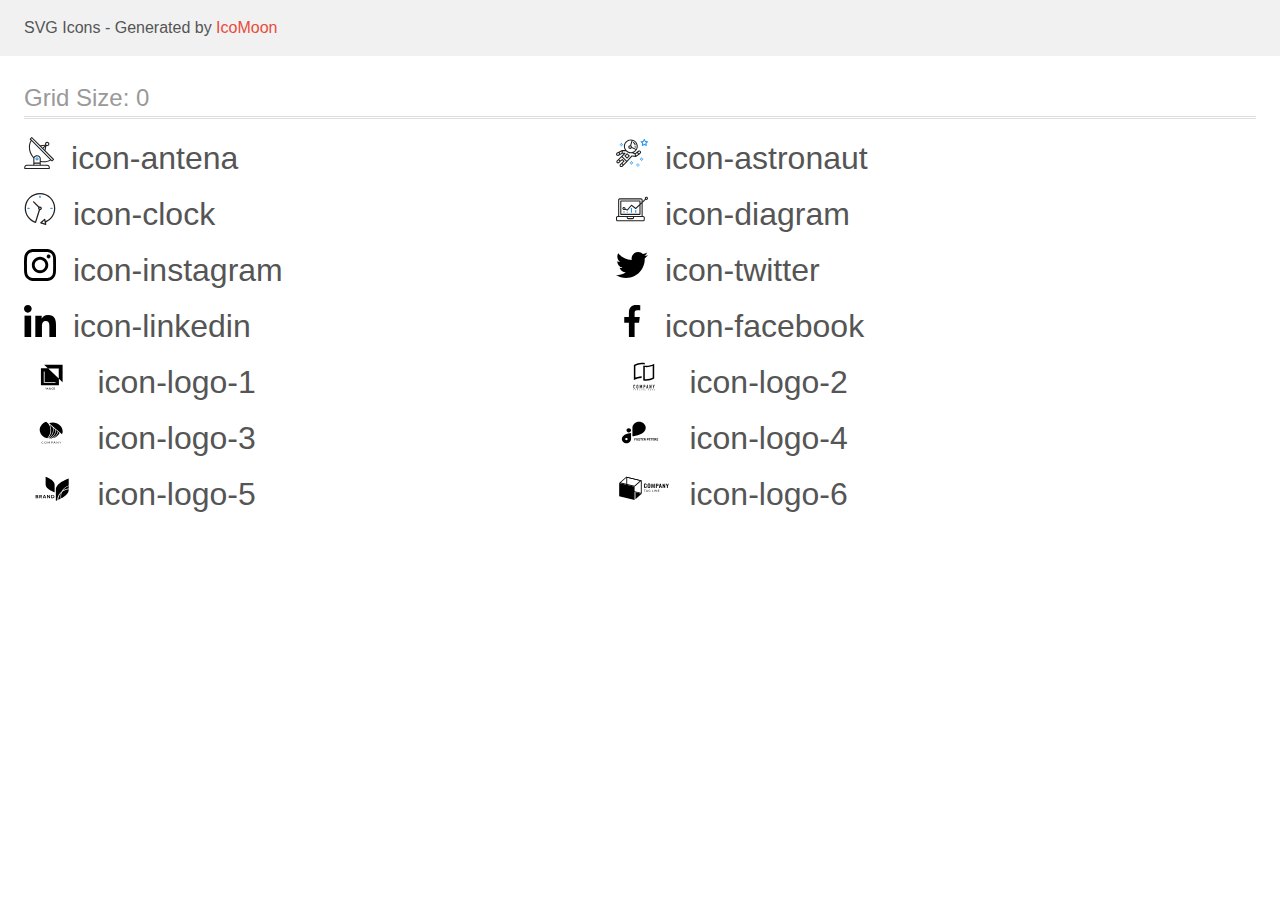
<file: images/icons/demo.html>
<!doctype html>
<html>
<head>
    <title>IcoMoon - SVG Icons</title>
    <meta charset="utf-8">
    <meta name="viewport" content="width=device-width, initial-scale=1">
    <link rel="stylesheet" href="demo-files/demo.css">
    <link rel="stylesheet" href="style.css">
</head>
<body>
<svg aria-hidden="true" style="position: absolute; width: 0; height: 0; overflow: hidden;" version="1.1" xmlns="http://www.w3.org/2000/svg" xmlns:xlink="http://www.w3.org/1999/xlink">
<defs>
<symbol id="icon-antena" viewBox="0 0 30 32">
<path fill="#212121" style="fill: var(--color1, #212121)" d="M29.859 22.098l-8.443-8.505 0.937-4.615c0.242 0.094 0.499 0.144 0.758 0.146h0.006c1.192 0.014 2.17-0.941 2.184-2.133s-0.941-2.17-2.133-2.184c-1.192-0.014-2.17 0.941-2.184 2.133-0.003 0.255 0.039 0.509 0.125 0.749l-4.96 0.605-8.091-8.133c-0.099-0.101-0.235-0.159-0.377-0.16-0.14 0.001-0.274 0.056-0.373 0.155l-1.513 1.504c-0.208 0.208-0.208 0.546 0 0.754l0.814 0.826c-3.153 5.798-2.129 12.978 2.519 17.663 0.043 0.041 0.092 0.074 0.146 0.098-0.034 0.18-0.051 0.364-0.052 0.547v6.187h-6.4c-1.472 0.002-2.665 1.195-2.667 2.667v1.067c0 0.295 0.239 0.533 0.533 0.533h24.533c0.295 0 0.533-0.239 0.533-0.533v-1.067c-0.002-1.472-1.195-2.665-2.667-2.667h-6.4v-2.742c1.003 0.21 2.024 0.317 3.049 0.32 2.458-0.003 4.877-0.615 7.040-1.783l0.818 0.823c0.099 0.101 0.235 0.159 0.377 0.16 0.14-0.001 0.274-0.056 0.373-0.155l1.513-1.504c0.208-0.208 0.208-0.546 0-0.754zM22.366 6.233c0.418-0.415 1.093-0.414 1.508 0.004s0.414 1.093-0.004 1.508c-0.2 0.199-0.47 0.31-0.752 0.31h-0.003c-0.589-0.003-1.064-0.483-1.061-1.072 0.002-0.282 0.115-0.552 0.314-0.751h-0.002zM21.11 9.738l-0.598 2.946-1.175-1.182 1.774-1.763zM20.504 8.836l-1.92 1.909-1.485-1.493 3.405-0.415zM23.090 28.8c0.884 0 1.6 0.716 1.6 1.6v0.533h-23.467v-0.533c0-0.884 0.716-1.6 1.6-1.6h20.267zM15.623 26.667v1.067h-5.333v-1.067h5.333zM10.29 25.6v-4.053c0-1.294 1.196-2.347 2.667-2.347s2.667 1.053 2.667 2.347v4.053h-5.333zM16.69 23.904v-2.357c0-1.882-1.675-3.413-3.733-3.413-1.331-0.020-2.576 0.657-3.281 1.786-4.058-4.274-4.971-10.645-2.279-15.887l18.602 18.708c-2.872 1.461-6.165 1.873-9.309 1.163zM27.979 23.22l-21.057-21.181 0.755-0.752 7.935 7.98c0.004 0 0.006 0.007 0.010 0.010l13.115 13.191-0.757 0.752z"></path>
<path fill="#2196f3" style="fill: var(--color2, #2196f3)" d="M12.961 20.267h-0.005c-0.884-0.001-1.601 0.714-1.602 1.598s0.714 1.601 1.598 1.602h0.005c0.884 0.001 1.601-0.714 1.602-1.598s-0.714-1.601-1.598-1.602zM13.335 22.245c-0.1 0.1-0.236 0.156-0.378 0.155-0.295-0.002-0.532-0.242-0.531-0.536 0.001-0.141 0.057-0.276 0.157-0.375s0.233-0.154 0.373-0.155c0.295 0.002 0.532 0.241 0.53 0.536-0.001 0.141-0.057 0.276-0.157 0.375h0.005z"></path>
</symbol>
<symbol id="icon-astronaut" viewBox="0 0 32 32">
<path fill="#2196f3" style="fill: var(--color2, #2196f3)" d="M31.974 4.524c-0.063-0.193-0.229-0.333-0.43-0.363l-1.91-0.278-0.855-1.731c-0.179-0.365-0.777-0.365-0.956 0l-0.855 1.731-1.91 0.278c-0.201 0.029-0.367 0.17-0.431 0.363-0.062 0.193-0.011 0.405 0.135 0.547l1.383 1.348-0.326 1.903c-0.034 0.2 0.048 0.402 0.212 0.522 0.166 0.121 0.382 0.135 0.562 0.040l1.709-0.899 1.709 0.899c0.078 0.041 0.164 0.061 0.249 0.061 0.11 0 0.221-0.034 0.314-0.102 0.164-0.119 0.246-0.322 0.212-0.522l-0.326-1.903 1.383-1.348c0.145-0.142 0.197-0.354 0.135-0.547zM29.511 5.851c-0.125 0.122-0.183 0.299-0.153 0.472l0.191 1.114-1-0.526c-0.078-0.041-0.163-0.061-0.249-0.061s-0.17 0.020-0.249 0.061l-1.001 0.526 0.191-1.114c0.030-0.173-0.028-0.349-0.153-0.472l-0.81-0.789 1.119-0.163c0.174-0.025 0.324-0.134 0.402-0.292l0.5-1.013 0.5 1.013c0.078 0.157 0.228 0.267 0.402 0.292l1.119 0.163-0.809 0.789z"></path>
<path fill="#2196f3" style="fill: var(--color2, #2196f3)" d="M26.134 20.522h-1.067v1.067h1.067v-1.067z"></path>
<path fill="#2196f3" style="fill: var(--color2, #2196f3)" d="M26.134 22.656h-1.067v1.067h1.067v-1.067z"></path>
<path fill="#2196f3" style="fill: var(--color2, #2196f3)" d="M27.2 21.589h-1.067v1.067h1.067v-1.067z"></path>
<path fill="#2196f3" style="fill: var(--color2, #2196f3)" d="M25.067 21.589h-1.067v1.067h1.067v-1.067z"></path>
<path fill="#2196f3" style="fill: var(--color2, #2196f3)" d="M22.4 26.389h-1.067v1.067h1.067v-1.067z"></path>
<path fill="#2196f3" style="fill: var(--color2, #2196f3)" d="M22.4 28.522h-1.067v1.067h1.067v-1.067z"></path>
<path fill="#2196f3" style="fill: var(--color2, #2196f3)" d="M23.467 27.456h-1.067v1.067h1.067v-1.067z"></path>
<path fill="#2196f3" style="fill: var(--color2, #2196f3)" d="M21.333 27.456h-1.067v1.067h1.067v-1.067z"></path>
<path fill="#2196f3" style="fill: var(--color2, #2196f3)" d="M16 24.256h-1.067v1.067h1.067v-1.067z"></path>
<path fill="#2196f3" style="fill: var(--color2, #2196f3)" d="M16 26.389h-1.067v1.067h1.067v-1.067z"></path>
<path fill="#2196f3" style="fill: var(--color2, #2196f3)" d="M17.067 25.322h-1.067v1.067h1.067v-1.067z"></path>
<path fill="#2196f3" style="fill: var(--color2, #2196f3)" d="M14.933 25.322h-1.067v1.067h1.067v-1.067z"></path>
<path fill="#2196f3" style="fill: var(--color2, #2196f3)" d="M5.867 6.122h-1.067v1.067h1.067v-1.067z"></path>
<path fill="#2196f3" style="fill: var(--color2, #2196f3)" d="M5.867 8.255h-1.067v1.067h1.067v-1.067z"></path>
<path fill="#2196f3" style="fill: var(--color2, #2196f3)" d="M6.933 7.189h-1.067v1.067h1.067v-1.067z"></path>
<path fill="#2196f3" style="fill: var(--color2, #2196f3)" d="M4.8 7.189h-1.067v1.067h1.067v-1.067z"></path>
<path fill="#212121" style="fill: var(--color1, #212121)" d="M24.715 14.159c-0.287-0.388-0.709-0.637-1.188-0.705-0.481-0.068-0.956 0.058-1.34 0.352l-1.252 0.96-1.898 1.417-1.358-0.541c2.421-1.086 4.114-3.508 4.114-6.32 0-3.823-3.123-6.933-6.961-6.933s-6.961 3.11-6.961 6.933c0 1.386 0.414 2.674 1.12 3.758l-2.764-0.024c-0.002 0-0.003 0-0.005 0-0.009 0-0.015 0.004-0.023 0.005-0.053 0.002-0.105 0.013-0.155 0.031-0.013 0.005-0.026 0.008-0.038 0.013-0.006 0.003-0.013 0.003-0.019 0.006l-3.233 1.596c-0.001 0-0.001 0-0.001 0.001l-1.893 0.911c-0.021 0.009-0.042 0.021-0.063 0.035-0.755 0.502-1.012 1.489-0.598 2.295 0.22 0.429 0.595 0.745 1.056 0.889 0.178 0.055 0.359 0.083 0.539 0.083 0.29 0 0.577-0.071 0.839-0.211l1.388-0.738 2.264-1.169 1.357-0.008-5.442 5.416c-0.001 0.001-0.001 0.001-0.002 0.001l-1.339 1.333c-0.316 0.315-0.49 0.732-0.49 1.178s0.174 0.863 0.49 1.179c0.325 0.323 0.752 0.485 1.179 0.485s0.854-0.162 1.18-0.485l1.314-1.309 1.741-1.3 0.901 0.897-1.762 1.754c-0 0.001-0.001 0.001-0.002 0.001l-1.339 1.333c-0.316 0.315-0.49 0.732-0.49 1.178s0.174 0.863 0.49 1.179c0.325 0.323 0.753 0.485 1.18 0.485s0.855-0.162 1.18-0.485l3.482-3.467c0.001-0.001 0.001-0.001 0.001-0.002l1.010-1-0.004-0.004c0.006-0.006 0.015-0.009 0.022-0.015l5.166-5.658 3.471 0.494c0.025 0.004 0.050 0.005 0.075 0.005 0.065 0 0.127-0.015 0.187-0.038 0.018-0.006 0.033-0.015 0.050-0.023 0.019-0.010 0.039-0.015 0.058-0.027l3.213-2.133c0.012-0.008 0.018-0.021 0.029-0.029 0.013-0.010 0.029-0.014 0.041-0.026l1.271-1.191c0.662-0.62 0.753-1.635 0.212-2.362zM2.13 17.77c-0.173 0.093-0.37 0.111-0.558 0.052-0.187-0.058-0.338-0.186-0.427-0.358-0.161-0.314-0.068-0.695 0.214-0.902l1.314-0.632 0.449 1.312-0.992 0.528zM5.628 15.942l-1.548 0.8-0.439-1.283 2.027-1.001-0.040 1.484zM20.727 9.322c0 0.918-0.219 1.785-0.599 2.559l-4.181-1.899c-0.044-0.573-0.341-1.075-0.788-1.388l1.464-4.86c2.378 0.756 4.105 2.974 4.105 5.588zM8.938 9.322c0-3.235 2.644-5.867 5.894-5.867 0.253 0 0.5 0.021 0.745 0.052l-1.432 4.754c-0.019-0.001-0.037-0.006-0.057-0.006-1.033 0-1.873 0.837-1.873 1.867s0.84 1.867 1.873 1.867c0.694 0 1.294-0.383 1.618-0.945l3.862 1.755c-1.075 1.446-2.795 2.39-4.737 2.39-3.25 0-5.894-2.632-5.894-5.867zM14.894 10.122c0 0.441-0.362 0.8-0.806 0.8s-0.806-0.359-0.806-0.8c0-0.441 0.362-0.8 0.806-0.8s0.806 0.359 0.806 0.8zM2.465 25.146c-0.236 0.234-0.619 0.234-0.854 0.001-0.114-0.114-0.176-0.263-0.176-0.423s0.062-0.309 0.176-0.421l0.962-0.958 0.851 0.848-0.959 0.955zM5.679 28.88c-0.236 0.234-0.619 0.235-0.855 0.001-0.114-0.114-0.176-0.263-0.176-0.423s0.062-0.309 0.176-0.421l0.963-0.959 0.852 0.848-0.96 0.955zM9.16 25.411c-0.001 0-0.001 0-0.002 0.001l-1.765 1.76-0.852-0.848 1.763-1.755c0 0 0 0 0-0s0.001-0.001 0.002-0.001c0.040-0.040 0.065-0.088 0.090-0.135 0.007-0.014 0.020-0.026 0.026-0.040 0.017-0.041 0.019-0.085 0.026-0.129 0.003-0.025 0.014-0.047 0.014-0.073 0-0.036-0.013-0.070-0.020-0.106-0.006-0.032-0.006-0.065-0.019-0.095-0.020-0.050-0.055-0.094-0.091-0.138-0.010-0.012-0.014-0.027-0.025-0.038 0 0 0 0-0.001 0s-0.001-0.002-0.001-0.002l-1.607-1.6c-0.017-0.017-0.039-0.024-0.058-0.038-0.028-0.022-0.055-0.042-0.087-0.058-0.030-0.015-0.061-0.024-0.093-0.033-0.034-0.010-0.067-0.017-0.103-0.020-0.033-0.002-0.063 0.001-0.095 0.005-0.036 0.004-0.069 0.009-0.104 0.020-0.034 0.011-0.063 0.027-0.094 0.045-0.020 0.011-0.042 0.015-0.061 0.029l-1.773 1.324-0.901-0.897 2.399-2.386 4.361 4.289-0.928 0.919zM15.979 18.394c-0.015-0.002-0.030 0.004-0.045 0.003-0.039-0.002-0.076 0.001-0.115 0.007-0.030 0.005-0.059 0.011-0.088 0.021-0.034 0.012-0.065 0.028-0.097 0.047-0.030 0.018-0.057 0.037-0.083 0.061-0.013 0.011-0.028 0.017-0.040 0.029l-4.698 5.146-4.328-4.257 2.833-2.818c0.209-0.208 0.21-0.546 0.002-0.755-0.105-0.105-0.243-0.157-0.381-0.156v-0.001l-2.219 0.013 0.028-1.607 3.104 0.027c1.265 1.294 3.029 2.101 4.981 2.101 0.437 0 0.864-0.045 1.279-0.123 0.040 0.032 0.079 0.065 0.13 0.085l2.41 0.96 0.331 1.644-3.003-0.427zM20.020 18.572l-0.313-1.558 1.446-1.080 0.947 1.257-2.080 1.381zM23.774 15.741l-0.838 0.785-0.931-1.236 0.831-0.637c0.155-0.119 0.351-0.168 0.543-0.143 0.193 0.027 0.364 0.128 0.48 0.284 0.217 0.292 0.18 0.699-0.085 0.947z"></path>
<path fill="#212121" style="fill: var(--color1, #212121)" d="M13.602 18.544l-2.143-2.133c-0.207-0.207-0.545-0.207-0.753 0l-2.142 2.133c-0.1 0.101-0.157 0.236-0.157 0.378s0.056 0.278 0.157 0.378l2.142 2.133c0.104 0.103 0.241 0.155 0.377 0.155s0.273-0.052 0.376-0.155l2.143-2.133c0.1-0.1 0.157-0.236 0.157-0.378s-0.057-0.278-0.157-0.378zM11.083 20.303l-1.387-1.381 1.387-1.381 1.387 1.381-1.387 1.381z"></path>
<path fill="#212121" style="fill: var(--color1, #212121)" d="M17.164 5.071l-0.258 1.036c0.071 0.018 1.738 0.452 1.738 2.149h1.067c-0-2.017-1.666-2.965-2.547-3.185z"></path>
<path fill="#212121" style="fill: var(--color1, #212121)" d="M19.711 9.322h-1.067v1.067h1.067v-1.067z"></path>
</symbol>
<symbol id="icon-clock" viewBox="0 0 32 32">
<path fill="#212121" style="fill: var(--color1, #212121)" d="M31.297 15.301c-0.002-8.452-6.855-15.303-15.308-15.301s-15.303 6.855-15.301 15.308c0.001 6.658 4.307 12.551 10.649 14.576 0.061 0.019 0.124 0.029 0.187 0.029 0.121-0 0.239-0.032 0.342-0.094 0.135-0.080 0.236-0.207 0.283-0.356l3.865-12.25c1.057-0.005 1.909-0.866 1.903-1.923s-0.866-1.909-1.923-1.903c-0.284 0.001-0.565 0.067-0.82 0.191l-5.106-5.107c-0.253-0.245-0.657-0.238-0.902 0.016-0.239 0.247-0.239 0.639 0 0.886l5.103 5.109c-0.392 0.799-0.168 1.764 0.536 2.309l-3.683 11.673c-7.278-2.681-11.004-10.754-8.323-18.032s10.754-11.004 18.032-8.323 11.004 10.754 8.323 18.032c-1.31 3.556-4.001 6.431-7.462 7.973l-0.398-1.874c-0.073-0.344-0.411-0.565-0.756-0.492-0.109 0.023-0.209 0.074-0.292 0.148l-3.837 3.426c-0.263 0.234-0.287 0.637-0.052 0.9 0.076 0.085 0.174 0.149 0.283 0.184l4.899 1.563c0.335 0.108 0.694-0.077 0.802-0.412 0.034-0.106 0.040-0.219 0.017-0.328l-0.391-1.839c5.664-2.388 9.342-7.942 9.329-14.089zM15.992 14.664c0.352 0 0.638 0.286 0.638 0.638s-0.286 0.638-0.638 0.638c-0.352 0-0.638-0.285-0.638-0.638s0.285-0.638 0.638-0.638zM18.093 29.528l2.184-1.948 0.603 2.84-2.787-0.892z"></path>
<path fill="#2196f3" style="fill: var(--color2, #2196f3)" d="M15.354 3.185v1.275c0 0.352 0.285 0.638 0.638 0.638s0.638-0.285 0.638-0.638v-1.275c0-0.352-0.286-0.638-0.638-0.638s-0.638 0.286-0.638 0.638z"></path>
<path fill="#2196f3" style="fill: var(--color2, #2196f3)" d="M3.876 14.664c-0.352 0-0.638 0.286-0.638 0.638s0.285 0.638 0.638 0.638h1.275c0.352 0 0.638-0.285 0.638-0.638s-0.285-0.638-0.638-0.638h-1.275z"></path>
<path fill="#2196f3" style="fill: var(--color2, #2196f3)" d="M28.108 15.939c0.352 0 0.638-0.285 0.638-0.638s-0.285-0.638-0.638-0.638h-1.275c-0.352 0-0.638 0.286-0.638 0.638s0.286 0.638 0.638 0.638h1.275z"></path>
</symbol>
<symbol id="icon-diagram" viewBox="0 0 32 32">
<path fill="#2196f3" style="fill: var(--color2, #2196f3)" d="M14.926 14.965h1.066v4.798h-1.066v-4.797z"></path>
<path fill="#2196f3" style="fill: var(--color2, #2196f3)" d="M19.19 17.097h1.066v2.665h-1.066v-2.665z"></path>
<path fill="#2196f3" style="fill: var(--color2, #2196f3)" d="M10.661 18.696h1.066v1.066h-1.066v-1.066z"></path>
<path fill="#2196f3" style="fill: var(--color2, #2196f3)" d="M7.463 18.163h1.066v1.599h-1.066v-1.599z"></path>
<path fill="#212121" style="fill: var(--color1, #212121)" d="M1.599 28.291h25.587c0.883 0 1.599-0.716 1.599-1.599v-2.132c0-0.883-0.716-1.599-1.599-1.599h-0.533v-13.293l3.028-2.868c0.703 0.346 1.553 0.136 2.013-0.499s0.396-1.508-0.152-2.068-1.42-0.644-2.065-0.198c-0.644 0.446-0.873 1.292-0.542 2.002l-2.281 2.163v-1.23c0-0.883-0.716-1.599-1.599-1.599h-21.322c-0.883 0-1.599 0.716-1.599 1.599v15.992h-0.533c-0.883 0-1.599 0.716-1.599 1.599v2.132c0 0.883 0.716 1.599 1.599 1.599zM30.384 4.837c0.294 0 0.533 0.239 0.533 0.533s-0.239 0.533-0.533 0.533c-0.294 0-0.533-0.239-0.533-0.533s0.239-0.533 0.533-0.533zM3.198 6.969c0-0.294 0.239-0.533 0.533-0.533h21.322c0.294 0 0.533 0.239 0.533 0.533v2.239l-1.066 1.013v-2.186c0-0.294-0.239-0.533-0.533-0.533h-19.19c-0.294 0-0.533 0.239-0.533 0.533v13.326c0 0.294 0.239 0.533 0.533 0.533h19.19c0.294 0 0.533-0.239 0.533-0.533v-9.674l1.066-1.010v12.284h-22.388v-15.992zM7.996 13.899c-0.721-0.002-1.354 0.478-1.546 1.174s0.105 1.433 0.725 1.801c0.62 0.368 1.41 0.276 1.928-0.226l1.853 0.93c0.215 0.108 0.476 0.057 0.636-0.123l3.939-4.431 3.872 2.901c0.208 0.156 0.498 0.139 0.686-0.039l3.365-3.188v8.131h-18.124v-12.26h18.124v2.66l-3.771 3.572-3.904-2.927c-0.222-0.166-0.534-0.135-0.718 0.072l-3.993 4.493-1.493-0.746c0.011-0.064 0.018-0.129 0.020-0.193 0-0.883-0.716-1.599-1.599-1.599zM8.529 15.498c0 0.294-0.239 0.533-0.533 0.533s-0.533-0.239-0.533-0.533c0-0.294 0.239-0.533 0.533-0.533s0.533 0.239 0.533 0.533zM11.727 24.027h5.331v0.533c0 0.294-0.239 0.533-0.533 0.533h-4.264c-0.294 0-0.533-0.239-0.533-0.533v-0.533zM1.066 24.56c0-0.294 0.239-0.533 0.533-0.533h9.062v0.533c0 0.883 0.716 1.599 1.599 1.599h4.264c0.883 0 1.599-0.716 1.599-1.599v-0.533h9.062c0.294 0 0.533 0.239 0.533 0.533v2.132c0 0.294-0.239 0.533-0.533 0.533h-25.587c-0.294 0-0.533-0.239-0.533-0.533v-2.132z"></path>
</symbol>
<symbol id="icon-instagram" viewBox="0 0 32 32">
<path d="M31.969 9.408c-0.075-1.7-0.35-2.869-0.744-3.882-0.406-1.075-1.032-2.038-1.851-2.838-0.8-0.813-1.769-1.444-2.832-1.844-1.019-0.394-2.182-0.669-3.882-0.744-1.713-0.081-2.257-0.1-6.601-0.1s-4.888 0.019-6.595 0.094c-1.7 0.075-2.869 0.35-3.882 0.744-1.075 0.406-2.038 1.031-2.838 1.85-0.813 0.8-1.444 1.769-1.844 2.832-0.394 1.019-0.669 2.182-0.744 3.882-0.081 1.713-0.1 2.257-0.1 6.601s0.019 4.888 0.094 6.595c0.075 1.7 0.35 2.869 0.744 3.882 0.406 1.075 1.038 2.038 1.85 2.838 0.8 0.813 1.769 1.444 2.832 1.844 1.019 0.394 2.182 0.669 3.882 0.744 1.706 0.075 2.25 0.094 6.595 0.094s4.888-0.019 6.595-0.094c1.7-0.075 2.869-0.35 3.882-0.744 2.151-0.832 3.851-2.532 4.682-4.682 0.394-1.019 0.669-2.182 0.744-3.882 0.075-1.707 0.094-2.251 0.094-6.595s-0.006-4.888-0.081-6.595zM29.087 22.473c-0.069 1.563-0.331 2.407-0.55 2.969-0.538 1.394-1.644 2.5-3.038 3.038-0.563 0.219-1.413 0.481-2.969 0.55-1.688 0.075-2.194 0.094-6.464 0.094s-4.782-0.019-6.464-0.094c-1.563-0.069-2.407-0.331-2.969-0.55-0.694-0.256-1.325-0.663-1.838-1.194-0.531-0.519-0.938-1.144-1.194-1.838-0.219-0.563-0.481-1.413-0.55-2.969-0.075-1.688-0.094-2.194-0.094-6.464s0.019-4.782 0.094-6.464c0.069-1.563 0.331-2.407 0.55-2.969 0.256-0.694 0.663-1.325 1.2-1.838 0.519-0.531 1.144-0.938 1.838-1.194 0.563-0.219 1.413-0.481 2.969-0.55 1.688-0.075 2.194-0.094 6.464-0.094 4.276 0 4.782 0.019 6.464 0.094 1.563 0.069 2.407 0.331 2.969 0.55 0.694 0.256 1.325 0.662 1.838 1.194 0.531 0.519 0.938 1.144 1.194 1.838 0.219 0.563 0.481 1.413 0.55 2.969 0.075 1.688 0.094 2.194 0.094 6.464s-0.019 4.77-0.094 6.458z"></path>
<path d="M16.059 7.783c-4.538 0-8.22 3.682-8.22 8.22s3.682 8.22 8.22 8.22c4.539 0 8.22-3.682 8.22-8.22s-3.682-8.22-8.22-8.22zM16.059 21.335c-2.944 0-5.332-2.388-5.332-5.332s2.388-5.332 5.332-5.332c2.944 0 5.332 2.388 5.332 5.332s-2.388 5.332-5.332 5.332z"></path>
<path d="M26.524 7.458c0 1.060-0.859 1.919-1.919 1.919s-1.919-0.859-1.919-1.919c0-1.060 0.859-1.919 1.919-1.919s1.919 0.859 1.919 1.919z"></path>
</symbol>
<symbol id="icon-twitter" viewBox="0 0 32 32">
<path d="M32 6.078c-1.19 0.522-2.458 0.868-3.78 1.036 1.36-0.812 2.398-2.088 2.886-3.626-1.268 0.756-2.668 1.29-4.16 1.588-1.204-1.282-2.92-2.076-4.792-2.076-3.632 0-6.556 2.948-6.556 6.562 0 0.52 0.044 1.020 0.152 1.496-5.454-0.266-10.28-2.88-13.522-6.862-0.566 0.982-0.898 2.106-0.898 3.316 0 2.272 1.17 4.286 2.914 5.452-1.054-0.020-2.088-0.326-2.964-0.808 0 0.020 0 0.046 0 0.072 0 3.188 2.274 5.836 5.256 6.446-0.534 0.146-1.116 0.216-1.72 0.216-0.42 0-0.844-0.024-1.242-0.112 0.85 2.598 3.262 4.508 6.13 4.57-2.232 1.746-5.066 2.798-8.134 2.798-0.538 0-1.054-0.024-1.57-0.090 2.906 1.874 6.35 2.944 10.064 2.944 12.072 0 18.672-10 18.672-18.668 0-0.29-0.010-0.57-0.024-0.848 1.302-0.924 2.396-2.078 3.288-3.406z"></path>
</symbol>
<symbol id="icon-linkedin" viewBox="0 0 32 32">
<path d="M31.992 32v-0.001h0.008v-11.736c0-5.741-1.236-10.164-7.948-10.164-3.227 0-5.392 1.771-6.276 3.449h-0.093v-2.913h-6.364v21.364h6.627v-10.579c0-2.785 0.528-5.479 3.977-5.479 3.399 0 3.449 3.179 3.449 5.657v10.401h6.62z"></path>
<path d="M0.528 10.636h6.635v21.364h-6.635v-21.364z"></path>
<path d="M3.843 0c-2.121 0-3.843 1.721-3.843 3.843s1.721 3.879 3.843 3.879c2.121 0 3.843-1.757 3.843-3.879-0.001-2.121-1.723-3.843-3.843-3.843v0z"></path>
</symbol>
<symbol id="icon-facebook" viewBox="0 0 32 32">
<path d="M21.329 5.313h2.921v-5.088c-0.504-0.069-2.237-0.225-4.256-0.225-4.212 0-7.097 2.649-7.097 7.519v4.481h-4.648v5.688h4.648v14.312h5.699v-14.311h4.46l0.708-5.688h-5.169v-3.919c0.001-1.644 0.444-2.769 2.735-2.769v0z"></path>
</symbol>
<symbol id="icon-logo-1" viewBox="0 0 57 32">
<path d="M20.267 3.733l3.738 3.538-6.938-0.004v17.166h18.133v-6.564l3.733 3.534v-17.671h-18.667zM35.036 17.455l-10.597-10.032h10.597v10.032zM31.746 21.923h-11.81v-11.545h0.835v10.764h10.975v0.782zM22.725 26.72l-0.436 0.898-0.436-0.898h-0.366l0.637 1.198v0.698h0.331v-0.698l0.635-1.198h-0.365zM23.273 28.615l0.154-0.441h0.734l0.155 0.441h0.344l-0.717-1.896h-0.296l-0.716 1.896h0.342zM23.794 27.122l0.275 0.786h-0.549l0.275-0.786zM25.531 27.863c-0.048 0.073-0.072 0.153-0.072 0.241 0 0.16 0.056 0.29 0.168 0.389s0.263 0.148 0.451 0.148 0.349-0.051 0.484-0.152l0.107 0.126h0.367l-0.279-0.329c0.109-0.149 0.164-0.341 0.164-0.574h-0.275c0 0.128-0.026 0.243-0.079 0.348l-0.366-0.432 0.129-0.094c0.091-0.066 0.157-0.132 0.197-0.198s0.060-0.14 0.060-0.219c0-0.12-0.044-0.22-0.133-0.301s-0.201-0.122-0.339-0.122c-0.153 0-0.274 0.043-0.365 0.13s-0.135 0.203-0.135 0.352c0 0.061 0.014 0.124 0.043 0.189s0.081 0.144 0.155 0.237c-0.141 0.101-0.235 0.188-0.283 0.262zM26.386 28.282c-0.093 0.071-0.193 0.107-0.299 0.107-0.095 0-0.17-0.027-0.227-0.082s-0.085-0.126-0.085-0.214c0-0.102 0.052-0.192 0.156-0.271l0.040-0.029 0.414 0.488zM26.046 27.442c-0.089-0.11-0.134-0.202-0.134-0.275 0-0.063 0.018-0.116 0.055-0.158s0.085-0.063 0.147-0.063c0.057 0 0.105 0.018 0.142 0.053s0.056 0.077 0.056 0.126c0 0.075-0.027 0.136-0.081 0.184l-0.040 0.033-0.145 0.099zM29.132 28.472c0.13-0.114 0.205-0.272 0.224-0.474h-0.328c-0.017 0.135-0.059 0.232-0.124 0.29s-0.162 0.087-0.292 0.087c-0.142 0-0.249-0.054-0.323-0.161s-0.109-0.264-0.109-0.469v-0.168c0.002-0.202 0.041-0.355 0.117-0.46s0.188-0.158 0.331-0.158c0.123 0 0.217 0.030 0.28 0.091s0.104 0.158 0.12 0.294h0.328c-0.021-0.207-0.095-0.368-0.223-0.482s-0.296-0.171-0.505-0.171c-0.155 0-0.293 0.037-0.411 0.111s-0.209 0.179-0.272 0.315c-0.063 0.136-0.095 0.294-0.095 0.473v0.177c0.003 0.174 0.035 0.328 0.098 0.46s0.151 0.234 0.266 0.306c0.115 0.071 0.249 0.107 0.4 0.107 0.216 0 0.389-0.056 0.52-0.169zM31.068 28.206c0.064-0.141 0.096-0.304 0.096-0.49v-0.105c-0.001-0.185-0.034-0.347-0.099-0.486s-0.158-0.247-0.277-0.32c-0.119-0.075-0.256-0.112-0.41-0.112s-0.292 0.038-0.411 0.113c-0.119 0.075-0.211 0.183-0.277 0.324s-0.098 0.305-0.098 0.49v0.107c0.001 0.181 0.034 0.342 0.099 0.48s0.159 0.246 0.279 0.322c0.121 0.075 0.258 0.112 0.411 0.112 0.155 0 0.293-0.037 0.411-0.112s0.212-0.183 0.276-0.323zM30.716 27.135c0.080 0.112 0.12 0.273 0.12 0.483v0.099c0 0.214-0.040 0.376-0.119 0.487s-0.19 0.167-0.336 0.167c-0.144 0-0.257-0.057-0.339-0.171s-0.121-0.275-0.121-0.483v-0.109c0.002-0.204 0.043-0.362 0.122-0.473s0.192-0.168 0.335-0.168c0.146 0 0.258 0.056 0.337 0.168z"></path>
</symbol>
<symbol id="icon-logo-2" viewBox="0 0 57 32">
<path d="M26.727 3.165h-0.073c-0.112-0.007-0.224-0.010-0.336-0.012v0h-0.243c-0.212 0-0.428 0.005-0.642 0.016-0.016-0.001-0.032-0.001-0.049 0-1.944 0.11-3.848 0.596-5.609 1.431l-0.231 0.111v11.809l0.54-0.183c0.474-0.163 0.978-0.309 1.5-0.445 1.411-0.362 2.861-0.555 4.317-0.574v1.551c-0.193 0.001-0.38 0.007-0.568 0.016h-0.045c-1.121 0.061-2.233 0.232-3.322 0.51-1.378 0.345-2.708 0.863-3.957 1.542v-15.145c1.298-0.757 2.695-1.325 4.151-1.688 1.278-0.33 2.593-0.5 3.913-0.504h0.228c0.273 0.007 0.538 0.019 0.788 0.038 0.658 0.046 1.31 0.15 1.95 0.311v1.527c-0.621-0.145-1.253-0.24-1.889-0.285-0.013-0.001-0.026-0.002-0.039-0.003-0.132-0.011-0.263-0.022-0.386-0.022zM29.415 4.726c0.339 0.026 0.689 0.038 1.044 0.038 1.388-0.005 2.769-0.182 4.114-0.528 1.378-0.346 2.706-0.865 3.956-1.543v14.875c-1.298 0.756-2.696 1.325-4.153 1.688-1.279 0.329-2.593 0.498-3.913 0.503-1 0.008-1.997-0.11-2.968-0.35v-14.971c0.229 0.053 0.465 0.102 0.706 0.142 0.394 0.066 0.81 0.115 1.214 0.145zM36.985 4.841l-0.54 0.182c-0.497 0.167-0.997 0.316-1.5 0.449-1.465 0.377-2.971 0.57-4.483 0.575-0.352 0-0.676-0.010-0.989-0.030l-0.43-0.028v12.148l0.37 0.033c0.343 0.030 0.696 0.045 1.052 0.045 1.191-0.005 2.377-0.159 3.531-0.457 0.95-0.238 1.874-0.57 2.759-0.991l0.231-0.111v-11.813z"></path>
<path d="M19.060 24.113c-0.078-0.080-0.171-0.144-0.274-0.186s-0.214-0.061-0.326-0.057c-0.119-0.002-0.237 0.021-0.347 0.065-0.101 0.040-0.193 0.101-0.27 0.178s-0.135 0.17-0.174 0.271c-0.042 0.107-0.063 0.22-0.062 0.335v2.023c-0.005 0.143 0.022 0.284 0.080 0.415 0.048 0.104 0.117 0.196 0.202 0.271 0.081 0.068 0.176 0.117 0.278 0.144 0.098 0.028 0.2 0.042 0.302 0.042 0.113 0.001 0.224-0.023 0.326-0.070 0.101-0.044 0.193-0.108 0.27-0.187 0.075-0.079 0.135-0.171 0.177-0.271 0.043-0.102 0.065-0.212 0.065-0.323v-0.226h-0.529v0.18c0.002 0.062-0.009 0.123-0.031 0.18-0.017 0.043-0.043 0.082-0.077 0.114-0.033 0.026-0.070 0.046-0.111 0.058-0.036 0.012-0.073 0.018-0.111 0.019-0.047 0.006-0.095-0.002-0.139-0.021s-0.081-0.049-0.11-0.088c-0.050-0.081-0.074-0.176-0.070-0.271v-1.887c-0.003-0.105 0.019-0.208 0.065-0.302 0.027-0.043 0.066-0.077 0.112-0.098s0.097-0.030 0.147-0.024c0.046-0.002 0.091 0.008 0.132 0.028s0.077 0.049 0.104 0.086c0.059 0.078 0.090 0.173 0.088 0.271v0.175h0.524v-0.206c0.001-0.121-0.021-0.241-0.065-0.354-0.039-0.106-0.099-0.203-0.177-0.285v0z"></path>
<path d="M22.202 24.090c-0.169-0.142-0.381-0.221-0.602-0.222-0.108 0-0.215 0.020-0.316 0.057-0.103 0.037-0.198 0.093-0.279 0.165-0.088 0.079-0.158 0.175-0.205 0.283-0.053 0.124-0.079 0.257-0.077 0.392v1.941c-0.004 0.137 0.023 0.272 0.077 0.397 0.048 0.104 0.118 0.197 0.205 0.271 0.081 0.075 0.176 0.133 0.279 0.171 0.101 0.037 0.208 0.056 0.316 0.057s0.215-0.020 0.316-0.057c0.105-0.038 0.202-0.096 0.286-0.171 0.084-0.076 0.152-0.168 0.2-0.271 0.054-0.125 0.081-0.261 0.077-0.397v-1.941c0.003-0.135-0.024-0.268-0.077-0.392-0.047-0.107-0.115-0.203-0.2-0.283v0zM21.955 26.706c0.004 0.052-0.003 0.104-0.021 0.152s-0.047 0.092-0.084 0.128c-0.070 0.059-0.158 0.091-0.249 0.091s-0.179-0.032-0.249-0.091c-0.037-0.036-0.066-0.080-0.084-0.128s-0.025-0.101-0.021-0.152v-1.941c-0.004-0.052 0.003-0.104 0.021-0.152s0.047-0.092 0.084-0.128c0.070-0.059 0.158-0.091 0.249-0.091s0.179 0.032 0.249 0.091c0.037 0.036 0.066 0.080 0.084 0.128s0.025 0.101 0.021 0.152v1.941z"></path>
<path d="M26.329 27.573v-3.674h-0.509l-0.668 1.945h-0.009l-0.673-1.945h-0.503v3.674h0.525v-2.235h0.009l0.514 1.58h0.262l0.518-1.58h0.009v2.235h0.525z"></path>
<path d="M29.311 24.157c-0.081-0.091-0.183-0.16-0.297-0.201-0.123-0.040-0.251-0.059-0.38-0.057h-0.78v3.674h0.523v-1.435h0.27c0.163 0.007 0.326-0.027 0.472-0.1 0.119-0.066 0.218-0.163 0.287-0.281 0.061-0.098 0.101-0.206 0.12-0.32 0.021-0.138 0.030-0.278 0.028-0.418 0.005-0.176-0.012-0.353-0.051-0.525-0.035-0.127-0.101-0.243-0.193-0.338v0zM29.041 25.277c-0.002 0.067-0.019 0.132-0.049 0.191-0.030 0.056-0.077 0.102-0.135 0.129-0.078 0.035-0.162 0.050-0.247 0.046h-0.239v-1.249h0.27c0.081-0.004 0.162 0.012 0.236 0.046 0.054 0.031 0.097 0.079 0.123 0.136 0.029 0.065 0.044 0.134 0.046 0.205 0 0.077 0 0.159 0 0.244s0.005 0.174 0 0.252h-0.005z"></path>
<path d="M31.791 23.899h-0.429l-0.809 3.674h0.523l0.154-0.789h0.714l0.154 0.789h0.524l-0.83-3.674zM31.308 26.283l0.258-1.332h0.009l0.256 1.332h-0.524z"></path>
<path d="M35.173 26.112h-0.009l-0.791-2.213h-0.503v3.674h0.523v-2.209h0.011l0.8 2.209h0.492v-3.674h-0.523v2.213z"></path>
<path d="M38.372 23.899l-0.421 1.461h-0.011l-0.421-1.461h-0.554l0.719 2.121v1.553h0.524v-1.553l0.719-2.121h-0.554z"></path>
<path d="M17.6 28.61h0.252v0.708h0.171v-0.708h0.251v-0.145h-0.675v0.145z"></path>
<path d="M19.721 28.465l-0.331 0.853h0.182l0.070-0.194h0.34l0.073 0.194h0.186l-0.339-0.853h-0.182zM19.694 28.981l0.116-0.316 0.116 0.316h-0.232z"></path>
<path d="M21.818 29.004h0.197v0.11c-0.058 0.046-0.129 0.071-0.202 0.072-0.034 0.002-0.069-0.004-0.1-0.019s-0.059-0.036-0.081-0.063c-0.045-0.065-0.068-0.143-0.063-0.222 0-0.19 0.082-0.285 0.246-0.285 0.043-0.004 0.086 0.007 0.121 0.032s0.061 0.062 0.072 0.104l0.169-0.033c-0.036-0.167-0.156-0.251-0.362-0.251-0.11-0.003-0.216 0.036-0.298 0.11-0.043 0.042-0.076 0.094-0.097 0.15s-0.030 0.117-0.025 0.178c-0.005 0.117 0.034 0.231 0.109 0.32 0.042 0.043 0.092 0.077 0.148 0.098s0.116 0.031 0.176 0.027c0.134 0.004 0.263-0.045 0.362-0.136v-0.336h-0.37v0.144z"></path>
<path d="M23.959 28.465h-0.173v0.853h0.598v-0.145h-0.425v-0.708z"></path>
<path d="M25.769 28.465h-0.173v0.853h0.173v-0.853z"></path>
<path d="M27.539 29.035l-0.349-0.57h-0.167v0.853h0.161v-0.557l0.343 0.557h0.171v-0.853h-0.158v0.57z"></path>
<path d="M29.14 28.943h0.425v-0.145h-0.425v-0.187h0.457v-0.145h-0.63v0.853h0.648v-0.145h-0.475v-0.231z"></path>
<path d="M33.020 28.802h-0.336v-0.336h-0.171v0.853h0.171v-0.373h0.336v0.373h0.171v-0.853h-0.171v0.336z"></path>
<path d="M34.629 28.943h0.426v-0.145h-0.426v-0.187h0.459v-0.145h-0.63v0.853h0.646v-0.145h-0.475v-0.231z"></path>
<path d="M36.812 28.943c0.148-0.023 0.224-0.102 0.224-0.237 0.004-0.036-0.001-0.073-0.016-0.106s-0.038-0.062-0.068-0.083c-0.077-0.039-0.163-0.056-0.25-0.050h-0.362v0.853h0.171v-0.357h0.034c0.037-0.002 0.073 0.004 0.107 0.019 0.025 0.015 0.046 0.037 0.061 0.062l0.186 0.271h0.205l-0.104-0.167c-0.046-0.082-0.111-0.153-0.189-0.205v0zM36.64 28.825h-0.127v-0.214h0.135c0.059-0.005 0.118 0.002 0.174 0.020 0.012 0.011 0.022 0.025 0.029 0.040s0.009 0.032 0.009 0.049c-0.001 0.017-0.005 0.033-0.013 0.048s-0.019 0.027-0.032 0.037c-0.056 0.017-0.115 0.024-0.174 0.020v0z"></path>
<path d="M38.458 28.943h0.425v-0.145h-0.425v-0.187h0.459v-0.145h-0.631v0.853h0.648v-0.145h-0.475v-0.231z"></path>
</symbol>
<symbol id="icon-logo-3" viewBox="0 0 57 32">
<path d="M19.417 26.187c0.008 0 0.017 0.002 0.025 0.005s0.015 0.007 0.020 0.013l0.116 0.111c-0.090 0.090-0.202 0.162-0.327 0.211-0.147 0.053-0.305 0.079-0.464 0.076-0.149 0.003-0.298-0.021-0.436-0.071-0.125-0.045-0.237-0.113-0.329-0.2-0.094-0.089-0.166-0.194-0.212-0.308-0.051-0.127-0.076-0.261-0.074-0.396-0.002-0.135 0.025-0.27 0.080-0.397 0.051-0.115 0.127-0.22 0.225-0.308 0.099-0.087 0.218-0.155 0.349-0.201 0.143-0.048 0.296-0.072 0.449-0.071 0.143-0.003 0.285 0.019 0.417 0.064 0.115 0.043 0.221 0.104 0.313 0.178l-0.097 0.119c-0.007 0.008-0.015 0.016-0.025 0.021-0.012 0.007-0.025 0.010-0.039 0.009-0.015-0.001-0.030-0.005-0.042-0.013l-0.052-0.032-0.073-0.040c-0.031-0.015-0.064-0.028-0.097-0.039-0.043-0.013-0.087-0.024-0.132-0.032-0.057-0.009-0.115-0.013-0.173-0.013-0.111-0.001-0.22 0.017-0.323 0.053-0.096 0.034-0.182 0.084-0.253 0.149-0.073 0.069-0.128 0.15-0.164 0.238-0.041 0.101-0.061 0.207-0.060 0.313-0.002 0.108 0.018 0.216 0.060 0.318 0.035 0.087 0.090 0.167 0.161 0.236 0.067 0.064 0.149 0.114 0.241 0.147 0.095 0.034 0.197 0.051 0.3 0.050 0.059 0.001 0.119-0.003 0.177-0.010 0.096-0.010 0.188-0.039 0.269-0.085 0.041-0.023 0.079-0.049 0.115-0.078 0.015-0.012 0.035-0.020 0.055-0.020v0z"></path>
<path d="M22.776 25.629c0.002 0.134-0.025 0.267-0.078 0.393-0.047 0.114-0.122 0.218-0.219 0.305s-0.214 0.155-0.344 0.2c-0.285 0.094-0.599 0.094-0.884 0-0.129-0.046-0.245-0.114-0.342-0.201-0.097-0.089-0.172-0.194-0.221-0.308-0.105-0.255-0.105-0.533 0-0.787 0.050-0.115 0.125-0.22 0.221-0.31 0.097-0.084 0.214-0.15 0.342-0.193 0.284-0.096 0.6-0.096 0.884 0 0.129 0.046 0.246 0.114 0.343 0.201 0.096 0.088 0.17 0.191 0.22 0.304 0.054 0.127 0.080 0.261 0.078 0.395zM22.47 25.629c0.002-0.107-0.016-0.214-0.055-0.316-0.033-0.087-0.086-0.168-0.156-0.236-0.068-0.065-0.152-0.116-0.246-0.149-0.207-0.069-0.436-0.069-0.643 0-0.094 0.033-0.178 0.084-0.246 0.149-0.071 0.068-0.125 0.149-0.157 0.236-0.074 0.206-0.074 0.426 0 0.632 0.033 0.087 0.086 0.168 0.157 0.236 0.068 0.065 0.152 0.115 0.246 0.148 0.207 0.067 0.435 0.067 0.643 0 0.093-0.033 0.177-0.083 0.246-0.148 0.070-0.069 0.123-0.149 0.156-0.236 0.039-0.102 0.058-0.209 0.055-0.316v0z"></path>
<path d="M25.067 25.96l0.030 0.071c0.012-0.025 0.022-0.048 0.033-0.071 0.011-0.024 0.024-0.047 0.038-0.070l0.743-1.174c0.015-0.020 0.028-0.033 0.042-0.037 0.020-0.005 0.040-0.007 0.061-0.006h0.22v1.909h-0.26v-1.404c0-0.018 0-0.038 0-0.059-0.001-0.022-0.001-0.044 0-0.066l-0.747 1.19c-0.009 0.018-0.025 0.033-0.044 0.043s-0.041 0.016-0.064 0.016h-0.042c-0.023 0-0.045-0.005-0.064-0.016s-0.034-0.026-0.044-0.044l-0.769-1.198c0 0.023 0 0.046 0 0.068s0 0.043 0 0.061v1.404h-0.252v-1.905h0.22c0.021-0.001 0.041 0.001 0.061 0.006 0.018 0.008 0.032 0.021 0.041 0.037l0.759 1.175c0.015 0.022 0.028 0.045 0.038 0.068v0z"></path>
<path d="M27.864 25.865v0.715h-0.291v-1.906h0.649c0.122-0.002 0.244 0.012 0.362 0.042 0.094 0.023 0.181 0.064 0.256 0.119 0.065 0.052 0.114 0.116 0.145 0.187 0.034 0.078 0.051 0.161 0.049 0.244 0.001 0.084-0.017 0.167-0.054 0.244-0.035 0.073-0.089 0.138-0.157 0.191-0.075 0.057-0.162 0.1-0.257 0.126-0.113 0.031-0.232 0.046-0.35 0.044l-0.352-0.005zM27.864 25.66h0.352c0.076 0.001 0.153-0.009 0.225-0.029 0.060-0.018 0.115-0.046 0.163-0.082 0.044-0.035 0.078-0.078 0.099-0.126 0.024-0.051 0.036-0.105 0.035-0.16 0.003-0.053-0.007-0.106-0.029-0.155s-0.057-0.094-0.102-0.13c-0.111-0.075-0.251-0.112-0.391-0.102h-0.352v0.786z"></path>
<path d="M31.772 26.583h-0.23c-0.023 0.001-0.046-0.006-0.064-0.018-0.017-0.012-0.029-0.027-0.038-0.044l-0.198-0.461h-0.993l-0.205 0.461c-0.008 0.017-0.020 0.032-0.036 0.043-0.018 0.013-0.042 0.020-0.065 0.019h-0.23l0.872-1.909h0.302l0.884 1.909zM30.333 25.874h0.82l-0.346-0.777c-0.026-0.058-0.048-0.118-0.065-0.179l-0.034 0.1c-0.010 0.030-0.022 0.058-0.032 0.081l-0.343 0.776z"></path>
<path d="M33.029 24.682c0.017 0.008 0.032 0.020 0.044 0.034l1.272 1.439c0-0.023 0-0.046 0-0.067s0-0.043 0-0.063v-1.352h0.26v1.909h-0.145c-0.021 0.001-0.041-0.003-0.060-0.011-0.018-0.009-0.034-0.021-0.047-0.035l-1.271-1.438c0.001 0.022 0.001 0.044 0 0.066 0 0.021 0 0.040 0 0.058v1.361h-0.26v-1.909h0.154c0.018-0 0.036 0.003 0.052 0.009v0z"></path>
<path d="M36.748 25.823v0.758h-0.291v-0.758l-0.804-1.15h0.26c0.022-0.001 0.045 0.005 0.063 0.016 0.016 0.012 0.029 0.027 0.039 0.043l0.503 0.742c0.020 0.032 0.038 0.061 0.052 0.088s0.026 0.054 0.036 0.081l0.038-0.082c0.014-0.030 0.031-0.059 0.049-0.087l0.496-0.747c0.010-0.015 0.023-0.028 0.038-0.040 0.017-0.013 0.040-0.020 0.063-0.019h0.263l-0.806 1.155z"></path>
<path d="M24.923 21.47c0.127 0.014 0.255 0.025 0.384 0.035 1.962-0.763 3.622-2.011 4.772-3.588s1.74-3.415 1.695-5.282l-2.162-1.879c0.44 1.988 0.234 4.043-0.594 5.935s-2.245 3.547-4.094 4.779v0z"></path>
<path d="M24.151 21.383l0.058 0.010c1.975-1.228 3.482-2.942 4.323-4.921s0.981-4.133 0.4-6.181l-3.080-2.676c1.246 2.2 1.747 4.661 1.446 7.098s-1.393 4.75-3.147 6.67v0z"></path>
<path d="M34.596 14.841c-0.523 2.052-1.794 3.902-3.624 5.276-0.534 0.404-1.111 0.763-1.722 1.074 1.49-0.38 2.859-1.053 4.003-1.966s2.030-2.042 2.592-3.3l-1.249-1.084z"></path>
<path d="M34.106 14.539l-1.778-1.545c-0.034 1.762-0.61 3.483-1.669 4.986s-2.562 2.731-4.352 3.559h0.009c0.399-0 0.798-0.021 1.194-0.062 1.673-0.593 3.151-1.537 4.303-2.748s1.94-2.65 2.295-4.189v0z"></path>
<path d="M24.409 6.486l-2.122-1.846c-1.897 0.637-3.528 1.756-4.68 3.212s-1.772 3.179-1.778 4.946v0c0.007 1.952 0.763 3.846 2.149 5.383s3.322 2.628 5.501 3.101c1.946-2.060 3.085-4.605 3.252-7.266s-0.647-5.299-2.323-7.53v0z"></path>
<path d="M39.008 14.255c-0.008-2.316-1.070-4.535-2.955-6.173s-4.439-2.561-7.105-2.567v0c-1.232-0.001-2.453 0.196-3.602 0.582l12.99 11.286c0.445-0.998 0.673-2.058 0.672-3.128v0z"></path>
</symbol>
<symbol id="icon-logo-4" viewBox="0 0 57 32">
<path d="M12.878 11.255h-0.002c-1.279 0-2.316 0.921-2.316 2.058v0.001c0 1.137 1.037 2.058 2.316 2.058h0.002c1.279 0 2.316-0.921 2.316-2.058v-0.001c0-1.137-1.037-2.058-2.316-2.058z"></path>
<path d="M29.971 10.597c-0.004-1.579-0.711-3.092-1.967-4.208s-2.958-1.745-4.735-1.749v0c-1.777 0.003-3.48 0.631-4.737 1.748s-1.964 2.63-1.968 4.209v0 8.706c0 0 13.405-1.327 13.406-8.704v-0.001z"></path>
<path d="M5.867 22.16c0.003 1.098 0.496 2.151 1.369 2.928s2.058 1.215 3.294 1.218v0c1.236-0.003 2.42-0.441 3.294-1.218s1.366-1.829 1.37-2.927v0-6.057c0 0-9.327 0.924-9.327 6.056zM10.53 23.245c-0.242 0-0.478-0.064-0.678-0.183s-0.357-0.289-0.45-0.487c-0.092-0.198-0.117-0.417-0.069-0.627s0.163-0.404 0.334-0.556c0.171-0.152 0.388-0.255 0.625-0.297s0.482-0.020 0.706 0.062c0.223 0.082 0.414 0.221 0.548 0.4s0.206 0.388 0.206 0.603c0.001 0.143-0.031 0.284-0.092 0.417s-0.151 0.252-0.264 0.353c-0.114 0.101-0.248 0.182-0.397 0.236s-0.308 0.083-0.468 0.083v-0.004z"></path>
<path d="M19.956 22.647h-0.9v0.93h-0.469v-2.275h1.481v0.38h-1.012v0.588h0.9v0.378zM22.209 22.491c0 0.224-0.040 0.42-0.119 0.589s-0.193 0.299-0.341 0.391c-0.147 0.092-0.316 0.137-0.506 0.137-0.189 0-0.357-0.045-0.505-0.136s-0.262-0.22-0.344-0.387c-0.081-0.169-0.122-0.363-0.123-0.581v-0.112c0-0.224 0.040-0.421 0.12-0.591 0.081-0.171 0.195-0.302 0.342-0.392 0.148-0.092 0.317-0.137 0.506-0.137s0.358 0.046 0.505 0.137c0.148 0.091 0.262 0.221 0.342 0.392 0.081 0.17 0.122 0.366 0.122 0.589v0.102zM21.734 22.388c0-0.238-0.043-0.42-0.128-0.544s-0.207-0.186-0.366-0.186c-0.157 0-0.279 0.061-0.364 0.184-0.085 0.122-0.129 0.301-0.13 0.538v0.111c0 0.232 0.043 0.412 0.128 0.541s0.208 0.192 0.369 0.192c0.157 0 0.278-0.061 0.363-0.184 0.084-0.124 0.127-0.304 0.128-0.541v-0.111zM23.73 22.98c0-0.089-0.031-0.156-0.094-0.203-0.063-0.048-0.175-0.098-0.337-0.15-0.163-0.053-0.291-0.105-0.386-0.156-0.258-0.14-0.387-0.328-0.387-0.564 0-0.123 0.034-0.232 0.103-0.328 0.070-0.097 0.169-0.172 0.298-0.227 0.13-0.054 0.276-0.081 0.438-0.081 0.163 0 0.307 0.030 0.434 0.089 0.127 0.058 0.226 0.141 0.295 0.248s0.106 0.229 0.106 0.366h-0.469c0-0.104-0.033-0.185-0.098-0.242s-0.158-0.087-0.277-0.087c-0.115 0-0.204 0.024-0.267 0.073-0.064 0.048-0.095 0.111-0.095 0.191 0 0.074 0.037 0.136 0.111 0.186 0.075 0.050 0.185 0.097 0.33 0.141 0.267 0.080 0.461 0.18 0.583 0.298s0.183 0.267 0.183 0.444c0 0.197-0.075 0.352-0.223 0.464-0.149 0.111-0.349 0.167-0.602 0.167-0.175 0-0.334-0.032-0.478-0.095-0.144-0.065-0.254-0.153-0.33-0.264s-0.113-0.241-0.113-0.388h0.47c0 0.251 0.15 0.377 0.45 0.377 0.111 0 0.198-0.022 0.261-0.067 0.063-0.046 0.094-0.109 0.094-0.191zM26.231 21.682h-0.697v1.895h-0.469v-1.895h-0.687v-0.38h1.853v0.38zM27.869 22.591h-0.9v0.609h1.056v0.377h-1.525v-2.275h1.522v0.38h-1.053v0.542h0.9v0.367zM29.142 22.744h-0.373v0.833h-0.469v-2.275h0.845c0.269 0 0.476 0.060 0.622 0.18s0.219 0.289 0.219 0.508c0 0.155-0.034 0.285-0.102 0.389-0.067 0.103-0.168 0.185-0.305 0.247l0.492 0.93v0.022h-0.503l-0.427-0.833zM28.769 22.365h0.378c0.118 0 0.209-0.030 0.273-0.089 0.065-0.060 0.097-0.143 0.097-0.248 0-0.107-0.031-0.192-0.092-0.253-0.060-0.061-0.154-0.092-0.28-0.092h-0.377v0.683zM31.609 22.775v0.802h-0.469v-2.275h0.887c0.171 0 0.321 0.031 0.45 0.094s0.23 0.152 0.3 0.267c0.070 0.115 0.105 0.245 0.105 0.392 0 0.223-0.077 0.399-0.23 0.528-0.152 0.128-0.363 0.192-0.633 0.192h-0.411zM31.609 22.396h0.419c0.124 0 0.218-0.029 0.283-0.088 0.066-0.058 0.098-0.142 0.098-0.25 0-0.111-0.033-0.202-0.098-0.27s-0.156-0.104-0.272-0.106h-0.43v0.714zM34.575 22.591h-0.9v0.609h1.056v0.377h-1.525v-2.275h1.522v0.38h-1.053v0.542h0.9v0.367zM36.75 21.682h-0.697v1.895h-0.469v-1.895h-0.688v-0.38h1.853v0.38zM38.387 22.591h-0.9v0.609h1.056v0.377h-1.525v-2.275h1.522v0.38h-1.053v0.542h0.9v0.367zM39.661 22.744h-0.373v0.833h-0.469v-2.275h0.845c0.269 0 0.476 0.060 0.622 0.18s0.219 0.289 0.219 0.508c0 0.155-0.034 0.285-0.102 0.389-0.067 0.103-0.168 0.185-0.305 0.247l0.492 0.93v0.022h-0.503l-0.427-0.833zM39.287 22.365h0.378c0.118 0 0.209-0.030 0.273-0.089 0.065-0.060 0.097-0.143 0.097-0.248 0-0.107-0.031-0.192-0.092-0.253-0.060-0.061-0.154-0.092-0.28-0.092h-0.377v0.683zM42.042 22.98c0-0.089-0.031-0.156-0.094-0.203-0.063-0.048-0.175-0.098-0.337-0.15-0.163-0.053-0.291-0.105-0.386-0.156-0.258-0.14-0.388-0.328-0.388-0.564 0-0.123 0.034-0.232 0.103-0.328 0.070-0.097 0.169-0.172 0.298-0.227 0.13-0.054 0.276-0.081 0.438-0.081 0.163 0 0.307 0.030 0.434 0.089 0.127 0.058 0.226 0.141 0.295 0.248 0.071 0.107 0.106 0.229 0.106 0.366h-0.469c0-0.104-0.033-0.185-0.098-0.242s-0.158-0.087-0.277-0.087c-0.115 0-0.204 0.024-0.267 0.073-0.064 0.048-0.095 0.111-0.095 0.191 0 0.074 0.037 0.136 0.111 0.186 0.075 0.050 0.185 0.097 0.33 0.141 0.267 0.080 0.461 0.18 0.583 0.298s0.183 0.267 0.183 0.444c0 0.197-0.074 0.352-0.223 0.464-0.149 0.111-0.349 0.167-0.602 0.167-0.175 0-0.334-0.032-0.478-0.095-0.144-0.065-0.254-0.153-0.33-0.264-0.075-0.111-0.112-0.241-0.112-0.388h0.47c0 0.251 0.15 0.377 0.45 0.377 0.111 0 0.198-0.022 0.261-0.067 0.063-0.046 0.094-0.109 0.094-0.191z"></path>
</symbol>
<symbol id="icon-logo-5" viewBox="0 0 57 32">
<path d="M14.27 23.859c0.13 0.147 0.199 0.332 0.196 0.521 0.007 0.123-0.017 0.247-0.070 0.361s-0.132 0.216-0.233 0.297c-0.252 0.175-0.565 0.26-0.881 0.24h-1.549v-3.302h1.517c0.299-0.018 0.596 0.059 0.84 0.219 0.098 0.075 0.176 0.17 0.227 0.277s0.074 0.224 0.068 0.341c0.009 0.182-0.054 0.361-0.176 0.505-0.118 0.131-0.28 0.222-0.462 0.258 0.205 0.034 0.391 0.134 0.523 0.282v0zM12.454 23.36h0.648c0.147 0.010 0.294-0.029 0.412-0.11 0.049-0.040 0.087-0.090 0.111-0.146s0.034-0.116 0.028-0.176c0.005-0.060-0.005-0.12-0.029-0.175s-0.061-0.106-0.108-0.147c-0.122-0.083-0.273-0.123-0.425-0.111h-0.638v0.866zM13.578 24.627c0.052-0.041 0.093-0.093 0.12-0.151s0.038-0.121 0.034-0.184c0.004-0.064-0.008-0.127-0.035-0.186s-0.069-0.111-0.121-0.153c-0.127-0.086-0.283-0.128-0.44-0.119h-0.68v0.908h0.689c0.155 0.008 0.309-0.032 0.435-0.114v0z"></path>
<path d="M17.371 25.278l-0.844-1.291h-0.317v1.291h-0.726v-3.302h1.374c0.346-0.022 0.689 0.078 0.957 0.281 0.192 0.179 0.308 0.415 0.327 0.666s-0.061 0.499-0.224 0.7c-0.17 0.178-0.401 0.296-0.655 0.336l0.898 1.32h-0.789zM16.21 23.538h0.594c0.412 0 0.618-0.167 0.618-0.5 0.004-0.068-0.007-0.136-0.033-0.2s-0.066-0.122-0.118-0.171c-0.13-0.099-0.298-0.147-0.467-0.134h-0.601l0.007 1.005z"></path>
<path d="M21.339 24.614h-1.446l-0.255 0.665h-0.761l1.328-3.265h0.823l1.323 3.265h-0.761l-0.25-0.665zM21.145 24.114l-0.529-1.394-0.529 1.394h1.057z"></path>
<path d="M26.305 25.278h-0.721l-1.616-2.245v2.245h-0.719v-3.302h0.719l1.616 2.258v-2.258h0.721v3.302z"></path>
<path d="M30.417 24.488c-0.149 0.249-0.376 0.452-0.652 0.582-0.314 0.145-0.662 0.217-1.013 0.208h-1.283v-3.302h1.283c0.351-0.008 0.698 0.061 1.013 0.203 0.276 0.127 0.503 0.328 0.652 0.576 0.148 0.269 0.226 0.565 0.226 0.866s-0.077 0.598-0.226 0.866v0zM29.593 24.409c0.206-0.219 0.319-0.499 0.319-0.788s-0.113-0.569-0.319-0.788c-0.249-0.199-0.573-0.3-0.902-0.281h-0.5v2.137h0.5c0.329 0.019 0.654-0.082 0.902-0.281z"></path>
<path d="M21.79 3.609c0 0 9.301 3.215 9.103 7.867v7.869c0 0-9.294-3.217-9.1-7.869l-0.004-7.867z"></path>
<path d="M39.179 17.503c1.757-1.107 3.788-1.792 5.909-1.994v-2.463c-2.444 0.862-4.517 2.426-5.909 4.457v0z"></path>
<path d="M38.124 18.245c1.438-2.651 3.93-4.696 6.964-5.715v-7.098c0 0-13.245 4.58-12.965 11.205v11.203c0 0 0.59-0.205 1.519-0.589 0-0.358 0-0.719 0.042-1.082 0.274-3.076 1.871-5.926 4.44-7.924v0z"></path>
<path d="M36.864 22.407c0.070-0.777 0.225-1.546 0.463-2.294-1.599 1.725-2.568 3.866-2.77 6.122-0.019 0.213-0.030 0.426-0.035 0.645 0.752-0.331 1.628-0.744 2.548-1.229-0.235-1.067-0.304-2.159-0.206-3.244v0z"></path>
<path d="M37.391 22.447c-0.088 0.982-0.033 1.969 0.164 2.938 3.619-1.983 7.685-5.046 7.528-8.748v-0.323c-2.585 0.265-5.004 1.3-6.885 2.946-0.44 1.020-0.712 2.094-0.807 3.188v0z"></path>
</symbol>
<symbol id="icon-logo-6" viewBox="0 0 57 32">
<path d="M28.493 14.618c-0.236-0.315-0.349-0.686-0.323-1.061v-1.538c0-0.471 0.107-0.83 0.321-1.075s0.581-0.367 1.102-0.366c0.489 0 0.836 0.104 1.042 0.313 0.224 0.266 0.333 0.592 0.308 0.92v0.361h-0.875v-0.366c0.003-0.12-0.005-0.24-0.025-0.358-0.013-0.081-0.057-0.156-0.125-0.213-0.090-0.061-0.203-0.091-0.317-0.083-0.12-0.008-0.239 0.024-0.333 0.088-0.076 0.063-0.127 0.145-0.145 0.235-0.025 0.126-0.037 0.253-0.034 0.38v1.866c-0.014 0.18 0.025 0.36 0.112 0.524 0.044 0.055 0.104 0.099 0.175 0.127s0.149 0.038 0.226 0.029c0.112 0.008 0.223-0.022 0.31-0.084 0.071-0.061 0.117-0.141 0.13-0.227 0.020-0.124 0.030-0.249 0.027-0.374v-0.379h0.875v0.346c0.025 0.342-0.082 0.682-0.303 0.967-0.201 0.228-0.544 0.343-1.047 0.343s-0.884-0.122-1.1-0.375z"></path>
<path d="M32.137 14.633c-0.221-0.239-0.332-0.588-0.332-1.050v-1.617c0-0.457 0.11-0.802 0.332-1.037s0.591-0.351 1.109-0.35c0.515 0 0.882 0.117 1.103 0.35 0.221 0.235 0.333 0.58 0.333 1.037v1.617c0 0.457-0.112 0.807-0.337 1.048s-0.591 0.361-1.1 0.361c-0.509 0-0.886-0.122-1.109-0.36zM33.654 14.245c0.079-0.15 0.115-0.314 0.105-0.479v-1.98c0.010-0.161-0.025-0.322-0.103-0.469-0.044-0.057-0.106-0.101-0.179-0.129s-0.152-0.037-0.231-0.027c-0.079-0.009-0.159 0-0.231 0.028s-0.135 0.072-0.18 0.129c-0.080 0.146-0.116 0.308-0.105 0.469v1.99c-0.011 0.165 0.025 0.329 0.105 0.479 0.051 0.050 0.114 0.091 0.185 0.119s0.147 0.042 0.225 0.042c0.078 0 0.154-0.014 0.225-0.042s0.134-0.068 0.185-0.119v-0.009z"></path>
<path d="M35.735 10.626h0.942l0.708 2.984 0.725-2.984h0.917l0.092 4.308h-0.678l-0.072-2.994-0.699 2.994h-0.544l-0.725-3.005-0.067 3.005h-0.685l0.085-4.308z"></path>
<path d="M40.176 10.626h1.468c0.846 0 1.268 0.408 1.268 1.223 0 0.781-0.445 1.171-1.335 1.17h-0.5v1.915h-0.906l0.005-4.308zM41.43 12.467c0.090 0.010 0.18 0.003 0.266-0.021s0.165-0.063 0.232-0.115c0.104-0.146 0.15-0.316 0.13-0.486 0.005-0.131-0.010-0.263-0.044-0.391-0.013-0.043-0.036-0.083-0.067-0.118s-0.070-0.065-0.114-0.087c-0.126-0.052-0.265-0.076-0.404-0.069h-0.352v1.287h0.352z"></path>
<path d="M44.218 10.626h0.973l0.998 4.308h-0.844l-0.197-0.993h-0.868l-0.203 0.993h-0.857l0.998-4.308zM45.050 13.441l-0.339-1.808-0.339 1.808h0.678z"></path>
<path d="M46.996 10.626h0.634l1.214 2.457v-2.457h0.752v4.308h-0.603l-1.221-2.565v2.565h-0.777l0.002-4.308z"></path>
<path d="M51.357 13.291l-1.009-2.659h0.85l0.616 1.708 0.578-1.708h0.832l-0.997 2.659v1.642h-0.87v-1.642z"></path>
<path d="M29.892 16.817v0.225h-0.739v1.75h-0.31v-1.75h-0.743v-0.225h1.792z"></path>
<path d="M32.209 18.793h-0.239c-0.024 0.001-0.048-0.005-0.067-0.019-0.018-0.011-0.032-0.027-0.040-0.045l-0.214-0.469h-1.026l-0.214 0.469c-0.006 0.020-0.017 0.038-0.033 0.053-0.019 0.013-0.043 0.020-0.067 0.019h-0.239l0.906-1.976h0.315l0.917 1.968zM30.709 18.059h0.855l-0.362-0.804c-0.027-0.061-0.049-0.123-0.067-0.186-0.013 0.038-0.024 0.073-0.034 0.105l-0.033 0.083-0.359 0.802z"></path>
<path d="M33.771 18.599c0.057 0.003 0.114 0.003 0.17 0 0.049-0.004 0.097-0.012 0.145-0.023 0.044-0.009 0.088-0.021 0.13-0.036 0.040-0.014 0.080-0.031 0.121-0.048v-0.444h-0.362c-0.009 0-0.018-0.001-0.026-0.003s-0.016-0.007-0.023-0.012c-0.006-0.004-0.011-0.010-0.014-0.016s-0.005-0.013-0.004-0.020v-0.152h0.703v0.757c-0.057 0.035-0.118 0.067-0.181 0.094-0.065 0.028-0.132 0.050-0.201 0.067-0.074 0.019-0.15 0.032-0.227 0.041-0.088 0.008-0.176 0.013-0.264 0.012-0.156 0.001-0.311-0.024-0.457-0.073-0.136-0.047-0.259-0.117-0.362-0.206-0.101-0.090-0.18-0.196-0.234-0.313-0.057-0.131-0.085-0.27-0.083-0.41-0.002-0.141 0.026-0.281 0.082-0.413 0.052-0.117 0.132-0.224 0.234-0.313 0.103-0.089 0.227-0.159 0.362-0.205 0.155-0.050 0.32-0.075 0.486-0.074 0.084-0 0.169 0.006 0.252 0.017 0.074 0.010 0.146 0.027 0.216 0.050 0.063 0.021 0.124 0.047 0.181 0.078 0.056 0.031 0.108 0.065 0.158 0.103l-0.087 0.122c-0.007 0.011-0.017 0.021-0.029 0.027s-0.027 0.010-0.041 0.010c-0.020-0.001-0.040-0.006-0.056-0.016-0.027-0.013-0.056-0.028-0.089-0.047-0.038-0.021-0.079-0.039-0.121-0.053-0.054-0.019-0.11-0.033-0.167-0.044-0.076-0.012-0.153-0.018-0.23-0.017-0.12-0.001-0.238 0.017-0.35 0.055-0.101 0.035-0.192 0.088-0.266 0.156-0.075 0.071-0.132 0.155-0.169 0.246-0.081 0.214-0.081 0.445 0 0.659 0.040 0.093 0.101 0.178 0.181 0.249 0.074 0.068 0.164 0.121 0.265 0.156 0.115 0.034 0.237 0.047 0.359 0.039v0z"></path>
<path d="M36.659 18.567h0.989v0.225h-1.292v-1.976h0.31l-0.007 1.75z"></path>
<path d="M38.678 18.792h-0.31v-1.976h0.31v1.976z"></path>
<path d="M39.83 16.826c0.018 0.009 0.034 0.021 0.047 0.036l1.324 1.489c-0.002-0.023-0.002-0.047 0-0.070 0-0.022 0-0.044 0-0.064v-1.408h0.27v1.984h-0.156c-0.023 0.002-0.046-0.002-0.067-0.011-0.019-0.010-0.035-0.023-0.049-0.038l-1.323-1.488c0 0.023 0 0.045 0 0.067s0 0.042 0 0.061v1.408h-0.259v-1.976h0.161c0.017 0 0.035 0.003 0.051 0.009v0z"></path>
<path d="M43.753 16.817v0.217h-1.098v0.652h0.89v0.21h-0.89v0.674h1.098v0.217h-1.417v-1.971h1.417z"></path>
<path d="M11.286 4.616l13.757 3.372v11.818l-13.757-3.371v-11.819zM10.404 3.609v13.401l15.52 3.806v-13.399l-15.52-3.807z"></path>
<path d="M18.722 27.036l-15.522-3.809v-13.399l15.522 3.807v13.401z"></path>
<path d="M10.661 4.465l13.578 3.33-5.774 4.987-13.58-3.332 5.776-4.985zM10.404 3.609l-7.204 6.219 15.522 3.807 7.202-6.219-15.52-3.807z"></path>
<path d="M19.595 26.282l6.329-5.465-6.329-1.553v7.018z"></path>
</symbol>
</defs>
</svg>

<header class="bgc1 clearfix">
<div class="mhl">
    <p>SVG Icons - Generated by <a href="https://icomoon.io/app">IcoMoon</a></p>
</div>
</header>
    <div class="clearfix mhl ptl">
        <h1 class="mvm mtn fgc1">Grid Size: 0</h1>
        <div class="glyph fs1">
            <div class="clearfix pbs">
                <svg class="icon-antena"><use xlink:href="#icon-antena"></use></svg><span class="name"> icon-antena</span>
            </div>
        </div>
        <div class="glyph fs1">
            <div class="clearfix pbs">
                <svg class="icon-astronaut"><use xlink:href="#icon-astronaut"></use></svg><span class="name"> icon-astronaut</span>
            </div>
        </div>
        <div class="glyph fs1">
            <div class="clearfix pbs">
                <svg class="icon-clock"><use xlink:href="#icon-clock"></use></svg><span class="name"> icon-clock</span>
            </div>
        </div>
        <div class="glyph fs1">
            <div class="clearfix pbs">
                <svg class="icon-diagram"><use xlink:href="#icon-diagram"></use></svg><span class="name"> icon-diagram</span>
            </div>
        </div>
        <div class="glyph fs1">
            <div class="clearfix pbs">
                <svg class="icon-instagram"><use xlink:href="#icon-instagram"></use></svg><span class="name"> icon-instagram</span>
            </div>
        </div>
        <div class="glyph fs1">
            <div class="clearfix pbs">
                <svg class="icon-twitter"><use xlink:href="#icon-twitter"></use></svg><span class="name"> icon-twitter</span>
            </div>
        </div>
        <div class="glyph fs1">
            <div class="clearfix pbs">
                <svg class="icon-linkedin"><use xlink:href="#icon-linkedin"></use></svg><span class="name"> icon-linkedin</span>
            </div>
        </div>
        <div class="glyph fs1">
            <div class="clearfix pbs">
                <svg class="icon-facebook"><use xlink:href="#icon-facebook"></use></svg><span class="name"> icon-facebook</span>
            </div>
        </div>
        <div class="glyph fs1">
            <div class="clearfix pbs">
                <svg class="icon-logo-1"><use xlink:href="#icon-logo-1"></use></svg><span class="name"> icon-logo-1</span>
            </div>
        </div>
        <div class="glyph fs1">
            <div class="clearfix pbs">
                <svg class="icon-logo-2"><use xlink:href="#icon-logo-2"></use></svg><span class="name"> icon-logo-2</span>
            </div>
        </div>
        <div class="glyph fs1">
            <div class="clearfix pbs">
                <svg class="icon-logo-3"><use xlink:href="#icon-logo-3"></use></svg><span class="name"> icon-logo-3</span>
            </div>
        </div>
        <div class="glyph fs1">
            <div class="clearfix pbs">
                <svg class="icon-logo-4"><use xlink:href="#icon-logo-4"></use></svg><span class="name"> icon-logo-4</span>
            </div>
        </div>
        <div class="glyph fs1">
            <div class="clearfix pbs">
                <svg class="icon-logo-5"><use xlink:href="#icon-logo-5"></use></svg><span class="name"> icon-logo-5</span>
            </div>
        </div>
        <div class="glyph fs1">
            <div class="clearfix pbs">
                <svg class="icon-logo-6"><use xlink:href="#icon-logo-6"></use></svg><span class="name"> icon-logo-6</span>
            </div>
        </div>
  </div>
<script defer src="svgxuse.js"></script>
</body>
</html>
</file>
<file: css/styles.css>
:root {
  --primary-text-color: #757575;
  --title-text-color: #212121;her
  --text-main-color: #000000;
  --text-color: #ffffff;
  --accent-color: #2196f3;

  /*otheborr*/
  --indent: 30px;
  --items: 3;
}
body {
  background-color: #fff;
  font-family: 'Roboto', font-family;
  color: var(--primary-text-color);
  letter-spacing: 0.03em;
}

.list {
  list-style: none;
  cursor: pointer;
  margin: 0;
  padding: 0;

  transition: box-shadow 250ms cubic-bezier(0.4, 0, 0.2, 1);
}

.link {
  text-decoration: none;

  transition: color 250ms cubic-bezier(0.4, 0, 0.2, 1),
  box-shadow 250ms cubic-bezier(0.4, 0, 0.2, 1);
  
}

button {
  cursor: pointer;
  border: none;
}

h1,
h2,
h3,
h4,
h5,
h6,
p {
  margin: 0;
}

ul,
ol {
  list-style: none;
  padding: 0;
  margin: 0;
}



/*base stile*/
.container {
  width: 1200px;
  padding-left: 15px;
  padding-right: 15px;
  margin-left: auto;
  margin-right: auto;
  
}

.section {
  padding-top: 94px;
  padding-bottom: 94px;
}

.section.no-padding {
  padding-top: 0;
  padding-bottom: 0;
}

.centered {
  text-align: center;
  
}

img {
  display: block;
  
}

/*card set*/

.card-set {
  display: flex;
  flex-wrap: wrap;
  padding: 0;
  gap: var(--indent);
}

.card-set-item {
  flex-basis: calc((100% - var(var(--indent)) * (var(--items)-1)) / var (--items));
}

.portfolio .link {
  display: block;
  transition: box-shadow 250ms cubic-bezier(0.4, 0, 0.2, 1);
}
.portfolio .link:hover,
.portfolio .link:focus
 {
  box-shadow: 0px 1px 1px rgba(0, 0, 0, 0.12), 0px 4px 4px rgba(0, 0, 0, 0.06), 1px 4px 6px rgba(0, 0, 0, 0.16);
}
 
/*Header section*/
.header {
  border-bottom: solid #ECECEC;
    }

.header-container {
  display: flex;
  align-items: center;

}

.logo {
  color: var(--text-main-color);
  font-family: 'Raleway';
  font-size: 26px;
  line-height: 1.19;
  text-decoration: none;
    padding: 0;
 margin-right: 93px;
  padding: 25px 0;
}

.logo-word {
  color: var(--accent-color);
}
.header-nav {
  margin-right: auto;
}
.site-nav {
  display: flex;
  gap: 50px;

  
  
}

.header-mail {
  color: var(--accent-color);
}




 
/*Site nav*/

.link {
  color: var(--title-text-color);
  font-weight: 500;
  font-size: 14px;
  line-height: 1.14;
  letter-spacing: 0.02em;
  display: block;
  padding-top: 32px;
  padding-bottom: 32px;
  transition: color 250ms cubic-bezier(0.4, 0, 0.2, 1);
}
.current {
  color: var(--accent-color);
  position: relative;
}

.current::after {
  content: '';
  display: block;
  width: 100%;
  height: 4px;
  background: #2196F3;
  border-radius: 2px;
  position: absolute;
  bottom: -3px;
 
}

.site-nav .link:hover,
.site-nav .link:focus {
  color: var(--accent-color);
}

.section-title {
  color: var(--title-text-color);
  font-weight: 700;
  font-size: 36px;
  line-height: 1.17;
  text-align: center;
}

.contacts-link {
  display: flex;
  color: var(--primary-text-color);
  font-weight: 500;
  font-size: 14px;
  line-height: 1.14;
  letter-spacing: 0.02em;
  text-align: center;
  transition: color 250ms cubic-bezier(0.4, 0, 0.2, 1);
}

.contacts .contacts-link:hover,
.contacts .contacts-link:focus {
  color: var(--accent-color);
}

.header-item:last-child {
  margin-right: 0;
}


.mail-icon,
.pfone-icon {
  margin-right: 10px;
}



.header-mail {
  margin-right: 50px;
  /*width: 135px;*/
}
.header-phone {
  /*width: 122px;*/
}



/*Hero*/
.hero {
  background-color: #C4C4C4;
  text-align: center;
  padding: 200px 0;
  max-width: 1600px;
  margin-left: auto;
  margin-right: auto;
  min-height: 600px;

 background-image: 
 linear-gradient(
   to right,
   rgba(47, 48, 58, 0.4),
   rgba(47, 48, 58, 0.4)
 ),      
    url(../images/hero/hat.jpg); 
  background-repeat: no-repeat;
  background-position: center;
  background-size: cover;
}


.hero-title {
  color: var(--text-color);
  width: 696px;
  font-weight: 900;
  font-size: 44px;
  line-height: 1.36;
  text-align: center;
  letter-spacing: 0.06em;
  text-transform: uppercase;
  margin: 0 auto;
  margin-bottom: 30px;

}

.hero-button {
  font-family: inherit;
  font-weight: 700;
  font-size: 16px;
  line-height: calc(30 / 16);
  color: var(--text-color);
  background-color: var(--accent-color);
  box-shadow: 0px 4px 4px rgba(0, 0, 0, 0.15);
  border-radius: 4px;
  padding: 10px 32px;
  min-width: 200px;
  text-align: center;
}



/*Features section*/
.features {
  padding-top: 94px;
  padding-bottom: 94px;
}

.visually-hidden {
  position: absolute;
  white-space: nowrap;
  width: 1px;
  height: 1px;
  overflow: hidden;
  border: 0;
  padding: 0;
  clip: rect(0 0 0 0);
  clip-path: inset(50%);
  margin: -1px;
}

.features .features-title {
  color: var(--title-text-color);
  font-weight: 700;
  font-size: 14px;
  line-height: 1.14;
  text-transform: uppercase;
  margin-bottom: 10px;
}

.features-title:last-child {
  margin-right: 0;
}
.features-list {
  display: flex;
  gap: 30px;
}

.features-item {
width: 270px;
}

.features-discription {
  font-size: 14px;
  line-height: 1.71;
}


/*About section*/
.about {
  padding-top: 0;
}

.section-title {
  color: var(--title-text-color);
  font-weight: 700;
  font-size: 36px;
  text-align: center;
}

.about-list {
  display: flex;
  gap: 30px;
}

.about-item {
  position: relative;
 
}


.about-name {
  position: absolute;
  bottom: 0;
  left: 0;
  font-family: 'Roboto';
  width: 100%;
  font-style: normal;
  font-weight: 700;
  font-size: 14px;
  line-height: calc(16 / 14);
  text-align: center;
  letter-spacing: 0.03em;
  text-transform: uppercase;
  color: #FFFFFF;
  background: rgba(47, 48, 58, 0.8);
  max-height: 70px;
  padding-top: 27px;
  padding-bottom: 27px;


  
}

/*Team section*/
.team-section {
  background-color: #f5f4fa;
}
.team-section .subtitle {
  color: var(--title-text-color);
  font-weight: 500;
  font-size: 16px;
  line-height: 1.19;
  text-align: center;
}



.section-title {
  margin-bottom: 50px;
  
}
.team-position {
  line-height: calc(19 / 16);
  text-align: center;
  font-weight: 400;
  font-size: 16px;
}

.team-list {
  display: flex;
  gap: 30px;
  
}




.teaam-item {
  box-shadow: 0px 1px 3px rgba(0, 0, 0, 0.12), 0px 1px 1px rgba(0, 0, 0, 0.14), 0px 2px 1px rgba(0, 0, 0, 0.2);
background-color: #FFFFFF;
}

.description {
  padding-top: 30px;
  padding-bottom: 30px;

}
.subtitle {
    margin-bottom: 10px;
}



/*Footer sectiom*/
.footer {
  background-color: #2f303a;
   padding-top: 60px;
  padding-bottom: 60px;
}

.container-footer {
  display: flex;
  gap: 70px;
  padding: 0;
  align-items: baseline;
}
.footer .footer-word {
  color: var(--accent-color);
}
.footer-logo {
  color: var(--text-color);
  font-family: 'Raleway';
  font-weight: 700;
  font-size: 26px;
  line-height: 1.19;
  text-decoration: none;
  display: inline-block;
  margin-bottom: 20px;
 
}



.contacts-item .contacts-link {
  color: rgba(255, 255, 255, 0.6);
  font-size: 14px;
  line-height: 1.71;
  text-decoration: none;
  transition: color 250ms cubic-bezier(0.4, 0, 0.2, 1);
}
.contacts-item .contacts-link:hover,
.contacts-item .contacts-link:focus
 {
  color: var(--accent-color);
}

.footer .contacts-adress {
  color: var(--text-color);
  background-color: #2f303a;
  font-size: 14px;
  line-height: 1.71;
  text-decoration: none;
  font-style: normal;
  transition: color 250ms cubic-bezier(0.4, 0, 0.2, 1);
 }

 
 address {
  font-style: normal;
 }

.footer .contacts-adress:hover,
.footer .contacts-adress:focus
{
  color: var(--accent-color);
 }

.footer-container {
  padding-bottom: 60px;
}

.contacts-item:not(:last-child) {
  margin-bottom: 9px;  
}

.footer-title {
font-family: 'Roboto';
font-style: normal;
font-weight: 700;
font-size: 14px;
line-height: calc(16 / 14);
letter-spacing: 0.03em;
text-transform: uppercase;
color: #FFFFFF;
margin-bottom: 20px;


}
.socials link {
  width: 206px;
  height: 44px;
  padding-top: 0;

}

.footer-signup {
  margin-left: auto;
  
}

.footer-btn {
  display: inline-flex;
  gap: 10px;
  background-color: #2196F3;
  box-shadow: 0px 4px 4px rgba(0, 0, 0, 0.15);
border-radius: 4px;
letter-spacing: 0.06em;

  color: #FFFFFF;
  background-color: #2196F3;
  font-family: 'Roboto';
font-style: normal;
font-weight: 700;
font-size: 16px;
line-height: calc(30 / 16);
width: 200px;
height: 50px;
padding: 10px 28px;
}

.footer-input {
  display: inline-flex;
  width: 350px;
height: 50px;
font-family: 'Roboto';
font-style: normal;
font-weight: 400;
font-size: 16px;
line-height: calc(20 / 16);
letter-spacing: 0.03em;
color: #FFFFFF;
outline: transparent;
border: 1px solid rgba(255, 255, 255, 0.3);
filter: drop-shadow(0px 4px 4px rgba(0, 0, 0, 0.15));
border-radius: 4px;
background-color: transparent;

padding-left: 16px;

}

.form-input::placeholder {
  color: rgba(255, 255, 255, 0.6);
}


.btn {
  display: inline-flex;
  fill: #FFFFFF;
  padding: 10px, 28px;
  
  
}


/*Portfolio*/

.header-port {
      border-bottom: 1px solid #ECECEC;
    }


.header-section {
  display: flex;
  gap: 50px;
   
}



.portfolio-item {
  color: var(--title-text-color);
}

 .discription {
  position: relative;
  overflow: hidden;
 }

 .overlay {
  position: absolute;
  top: 0;
  left: 0;
  width: 100%;
  height: 100%;
  font-family: 'Roboto';
  text-align: ;
  font-style: normal;
  font-weight: 400;
  font-size: 18px;
  line-height: calc(28 / 18);
  letter-spacing: 0.03em;
  color: #FFFFFF;
  padding: 63px 23px;
  background: rgba(33, 150, 243, 0.9);
  transform: translateY(100%);
  transition: transform 250ms cubic-bezier(0.4, 0, 0.2, 1);

 }

 .link:hover .overlay,
 .link:focus .overlay {
  transform: translateX(0);
 }


.container-contacts {
  display: flex;
  align-items: center;
  gap: 50px;
  
}

.filter-nav {
  display: flex;
  gap: 8px;
  align-items: center;
  justify-content: center;
  margin-bottom: 50px;
 
}


.button {
  font-family: inherit;
  color: var(--title-text-color);
  background-color: F5F4FA;
  font-weight: 500;
  font-size: 16px;
  line-height: calc(26 / 16);
  text-align: center;
  cursor: pointer;
  Corner radius: 4px
  border: none;

  transition: color 250ms cubic-bezier(0.4, 0, 0.2, 1),
  box-shadow 250ms cubic-bezier(0.4, 0, 0.2, 1),
  background-color 250ms cubic-bezier(0.4, 0, 0.2, 1);
  
}


.portfolio {
  padding-top: 94px;
  padding-bottom: 94px;
}

.portfolio button:hover,
.portfolio button:focus {
  color: var(--text-color);
  background-color: var(--accent-color);
  border-radius: 4px;
  
  box-shadow: 0px 3px 1px rgba(0, 0, 0, 0.1), 0px 1px 2px rgba(0, 0, 0, 0.08), 0px 2px 2px rgba(0, 0, 0, 0.12);
  
}



/*рамка*/
.portfolio-wrapper {
  padding-top: 20px;
  padding-bottom: 20px;
  padding-left: 5px;
  padding-right: 5px;
  border-bottom: 1px solid #EEEEEE;
  border-left: 1px solid #EEEEEE;
  border-right: 1px solid #EEEEEE;
  
}

.portfolio-list {
  display: flex;
  gap: 30px;
  flex-wrap: wrap;
  
}
.portfolio .title {
  color: var(--title-text-color);
  font-weight: 700;
  font-size: 18px;
  line-height: 2;
  letter-spacing: 0.06em;
  margin-bottom: 4px;
}
.portfolio .text {
  color: var(--primary-text-color);
  line-height: 1.88;
}

.portfolio .link {
  text-decoration: none;
  padding-top: 0;
  padding-bottom: 0;
}

.footer-logo {
  margin-bottom: 20px;
  
}

.portfolio-btn {
  padding: 6px 22px;
  
}


/* Header icon*/
.contacts-link {
  color: #757575;

}
.mail-icon,
.pfone-icon {
fill: currentColor;
}




/*Features icons*/
.icon-image {
display: flex;
align-items: center;
justify-content: center;
background-color: #F5F4FA;
border-radius: 4px;
width: 270px;
height: 120px;
margin-bottom: 30px;

}

.features-item {
justify-content: center;
}

/*Socials team*/
.socials {
  display: flex;
  align-items: center;
  justify-content: center;
  gap: 10px;
  padding-top: 0;
  padding-bottom: 0;
}

  .socials-link {
    display: flex;
    align-items: center;
  justify-content: center;
    width: 44px;
    height: 44px;
    background-color: #fff;
    border-radius: 50%;
    transition: background-color 250ms cubic-bezier(0.4, 0, 0.2, 1);
    
  }

  .team-position {
    margin-bottom: 16px;
  }

  .sociai-icon {
    fill: rgba(175, 177, 184, 1);
    transition: fill 250ms cubic-bezier(0.4, 0, 0.2, 1);
  }

  .socials-link:hover,
  .socials-link:focus {
    background-color:  #2196F3;
  }

  .socials-link:hover .sociai-icon,
  .socials-link:focus .sociai-icon {
    fill: #fff;
  } 



  /*Clients*/
  .clients {
    display: flex;
    align-items: center;
    justify-content: center;
    gap: 30px;
    padding: 0;
  }
  
  .clients-link {
    display: flex;
    align-items: center;
    justify-content: center;
    width: 170px;
    height: 92px;
    border: 1px solid rgba(175, 177, 184, 1);
    border-radius: 4px;
    color: rgba(175, 177, 184, 1);
    transition: color 250ms cubic-bezier(0.4, 0, 0.2, 1), border 250ms cubic-bezier(0.4, 0, 0.2, 1);
  }

  .clients-icon {
    fill: currentColor;
  }

  .clients-link:hover,
.clients-link:focus {
  color: rgba(33, 150, 243, 1);
  border: 1px solid rgba(33, 150, 243, 1);
}




/*footer icons*/
.footer-socials {
  display: flex;
  align-items: center;
  justify-content: center;
  width: 44px;
  height: 44px;
  background-color: rgba(255, 255, 255, 0.1);
  border-radius: 50%;
  transition: background-color 250ms cubic-bezier(0.4, 0, 0.2, 1);
}

.footer-icon {
  fill: #fff;
}

/*Modal window*/
.backdrop {
  position: fixed;
  top: 0;
  left: 0;

  width: 100%;
  height: 100%;
  background-color: rgba(0, 0, 0, 0.2);
  transition: opacity 500ms cubic-bezier(0.4, 0, 0.2, 1), visibility 250ms cubic-bezier(0.4, 0, 0.2, 1);
  
  
}


.backdrop.is-hidden {
  opacity: 0;
  visibility: hidden;
  pointer-events: none;
}

.modal {
  position: absolute;
  top: 50%;
  left: 50%;
  transform: translate(-50%, -50%) scale(1) rotate(0);

  width: 528px;
  min-height: 581px; 
  padding: 40px;
  


  background-color: #FFFFFF;
  border-radius: 4px;
  opacity: 1;
  transition: transform 400ms ease-in-out 300ms, opacity 400ms ease-in-out 300ms;
  }

  .backdrop.is-hidden .modal {
    transform: translate(-50%, -50%) scale(0.3);
    opacity: 0;

  }



  .modal-btn {
    position: absolute;
    top: 8px;
    right: 8px;

    display: flex;
    align-items: center;
    justify-content: center;

    width: 30px;
    height: 30px;
    border-radius: 50%;
    border: 1px solid rgba(0, 0, 0, 0.1);
    background-color: transparent;
    padding: 0;
    cursor: pointer;
  }



/*Modal Form*/
  
.form,
.form-label
 {
  display: block;
  flex-direction: column;
  gap: 10px;
  text-align: center;
  
  }

  .form-group {
    height: 342px;
    margin-bottom: 20px;
  }

  .form-wrap {
    position: relative;
    display: block;
    margin-bottom: 10px;
    
  }

  .form-wrap:last-child {
    margin-bottom: 0;
  }


.form-title {
  display: block;
  font-family: 'Roboto';
font-style: normal;
font-weight: 700;
font-size: 20px;
line-height: 23px;
text-align: center;
letter-spacing: 0.03em;
margin-bottom: 12px;

color: #212121;

}

.form-label {
  display: block;
  text-align: left;
  margin-bottom: 5px;
   
  font-family: 'Roboto';
font-style: normal;
font-weight: 400;
font-size: 12px;
line-height: calc(14 / 12);
letter-spacing: 0.01em;

color: #757575;
}

.form-text {
  position: relative;
}

.form-input {
  width: 100%;
  height: 40px;
  padding: 11px 11px 11px 40px;
  border: 1px solid rgba(33, 33, 33, 0.2);
  border-radius: 4px;
  outline: transparent;
  transition: border-color 250ms cubic-bezier(0.4, 0, 0.2, 1);
  
} 


.form-input:hover + .form-icon,
.form-input:focus + .form-icon {
  fill: rgba(33, 150, 243, 1);
  cursor: pointer;
}

.form-input:hover,
.form-input:focus {
  border-color: rgba(33, 150, 243, 1);
  cursor: pointer;
}

.form-message:hover,
.form-message:focus {
  border-color: rgba(33, 150, 243, 1);
  cursor: pointer;
}


.form-message {
  height: 120px;
  width: 100%;
  resize: none;
  padding: 10px;
  font-family: 'Roboto'; 
  font-style: normal;
  font-weight: 400;
  font-size: 12px;
  line-height: calc(14 / 12);
   letter-spacing: 0.01em;
   color: rgba(117, 117, 117, 0.5);
   border: 1px solid rgba(33, 33, 33, 0.2);
  border-radius: 4px;
   outline: transparent;

}

.form-icon {
  display: block;
  text-align: center;
  position: absolute;
  top: 15%;
  transform: translate(-50);
  left: 12px;
  transition: fill 250ms cubic-bezier(0.4, 0, 0.2, 1);
  
}

.form-agryment {
  display: flex;
  align-items: center;
  justify-content: center;
  margin-bottom: 30px;
 
  gap: 10px;
  font-family: 'Roboto';
font-style: normal;
font-weight: 400;
font-size: 14px;
line-height: calc(24 / 14);
letter-spacing: 0.03em;

color: #757575;
}

.register-checkbox:checked + .register-icon .icon-uncheck {
opacity: 0;
transition: opacity 250ms cubic-bezier(0.4, 0, 0.2, 1);
}

.icon-check {
  opacity: 0;
  transition: opacity 250ms cubic-bezier(0.4, 0, 0.2, 1);
}

.register-checkbox:checked + .register-icon .icon-check {
  opacity: 1;
}

.form-agryment-link {
  font-family: 'Roboto';
font-style: normal;
font-weight: 400;
font-size: 14px;
line-height: 24px;
letter-spacing: 0.03em;
text-decoration-line: underline;

color: #2196F3;
}


.form-agryment-text {
  user-select: none;
  font-family: 'Roboto';
  font-style: normal;
  font-weight: 400;
  font-size: 14px;
  line-height: calc(24 / 14);
  letter-spacing: 0.03em;
  color: #757575;
  text-underline-position: under;
}

.btn-subm {
  display: inline-flex;
  align-items: center;
  width: 200px;
  height: 50px;
  font-family: 'Roboto';
  font-style: normal;
  font-weight: 700;
  font-size: 16px;
  line-height: calc(30 / 16);
  letter-spacing: 0.06em;
  color: #FFFFFF;
  background: #2196F3;
  box-shadow: 0px 4px 4px rgba(0, 0, 0, 0.15);
  border-radius: 4px;

  padding: 10px 52px;
  cursor: pointer;

}
</file>
<file: images/icons/demo-files/demo.css>
body {
  padding: 0;
  margin: 0;
  font-family: sans-serif;
  font-size: 1em;
  line-height: 1.5;
  color: #555;
  background: #fff;
}
h1 {
  font-size: 1.5em;
  font-weight: normal;
  box-shadow: 0 1px #ddd, 0 2px #fff, 0 3px #ddd;
}
small {
  font-size: .66666667em;
}
a {
  color: #e74c3c;
  text-decoration: none;
}
a:hover, a:focus {
  box-shadow: 0 1px #e74c3c;
}
.bshadow0, input {
  box-shadow: inset 0 -2px #e7e7e7;
}
input:hover {
  box-shadow: inset 0 -2px #ccc;
}
input, fieldset {
  font-size: 1em;
  margin: 0;
  padding: 0;
  border: 0;
}
input {
  color: inherit;
  line-height: 1.5;
  height: 1.5em;
  padding: .25em 0;
}
input:focus {
  outline: none;
  box-shadow: inset 0 -2px #449fdb;
}
.glyph {
  font-size: 16px;
  margin-right: 1.5em;
  float: left;
  width: 17em;
}
svg {
  color: #000;
}
.liga {
  width: 80%;
  width: calc(100% - 2.5em);
}
.talign-right {
  text-align: right;
}
.talign-center {
  text-align: center;
}
.bgc1 {
  background: #f1f1f1;
}
.fgc0 {
  color: #000;
}
.fgc1 {
  color: #999;
}
p {
  margin-top: 1em;
  margin-bottom: 1em;
}
.mvm {
  margin-top: .75em;
  margin-bottom: .75em;
}
.mtn {
  margin-top: 0;
}
.mtl, .mal {
  margin-top: 1.5em;
}
.mbl, .mal {
  margin-bottom: 1.5em;
}
.mal, .mhl {
  margin-left: 1.5em;
  margin-right: 1.5em;
}
.mhmm {
  margin-left: 1em;
  margin-right: 1em;
}
.ptl {
  padding-top: 1.5em;
}
.pbs, .pvs {
  padding-bottom: .25em;
}
.pvs, .pts {
  padding-top: .25em;
}
.unit {
  float: left;
}
.unitRight {
  float: right;
}
.size1of2 {
  width: 50%;
}
.size1of1 {
  width: 100%;
}
.clearfix:before, .clearfix:after {
  content: " ";
  display: table;
}
.clearfix:after {
  clear: both;
}
.hidden-true {
  display: none;
}
.textbox0 {
  width: 3em;
  background: #f1f1f1;
  padding: .25em .5em;
  line-height: 1.5;
  height: 1.5em;
}
.fs0 {
  font-size: 16px;
}
.fs1 {
  font-size: 32px;
}
.name {
  margin-left: .25em;
}
</file>
<file: images/icons/style.css>
[class^="icon-"], [class*=" icon-"] {
  display: inline-block;
  width: 1em;
  height: 1em;
  stroke-width: 0;
  stroke: currentColor;
  fill: currentColor;
}

/* ==========================================
Single-colored icons can be modified like so:
.icon-name {
  font-size: 32px;
  color: red;
}
========================================== */

.icon-antena {
  width: 0.9423828125em;
}

.icon-logo-1 {
  width: 1.7666015625em;
}

.icon-logo-2 {
  width: 1.7666015625em;
}

.icon-logo-3 {
  width: 1.7666015625em;
}

.icon-logo-4 {
  width: 1.7666015625em;
}

.icon-logo-5 {
  width: 1.7666015625em;
}

.icon-logo-6 {
  width: 1.7666015625em;
}
</file>
